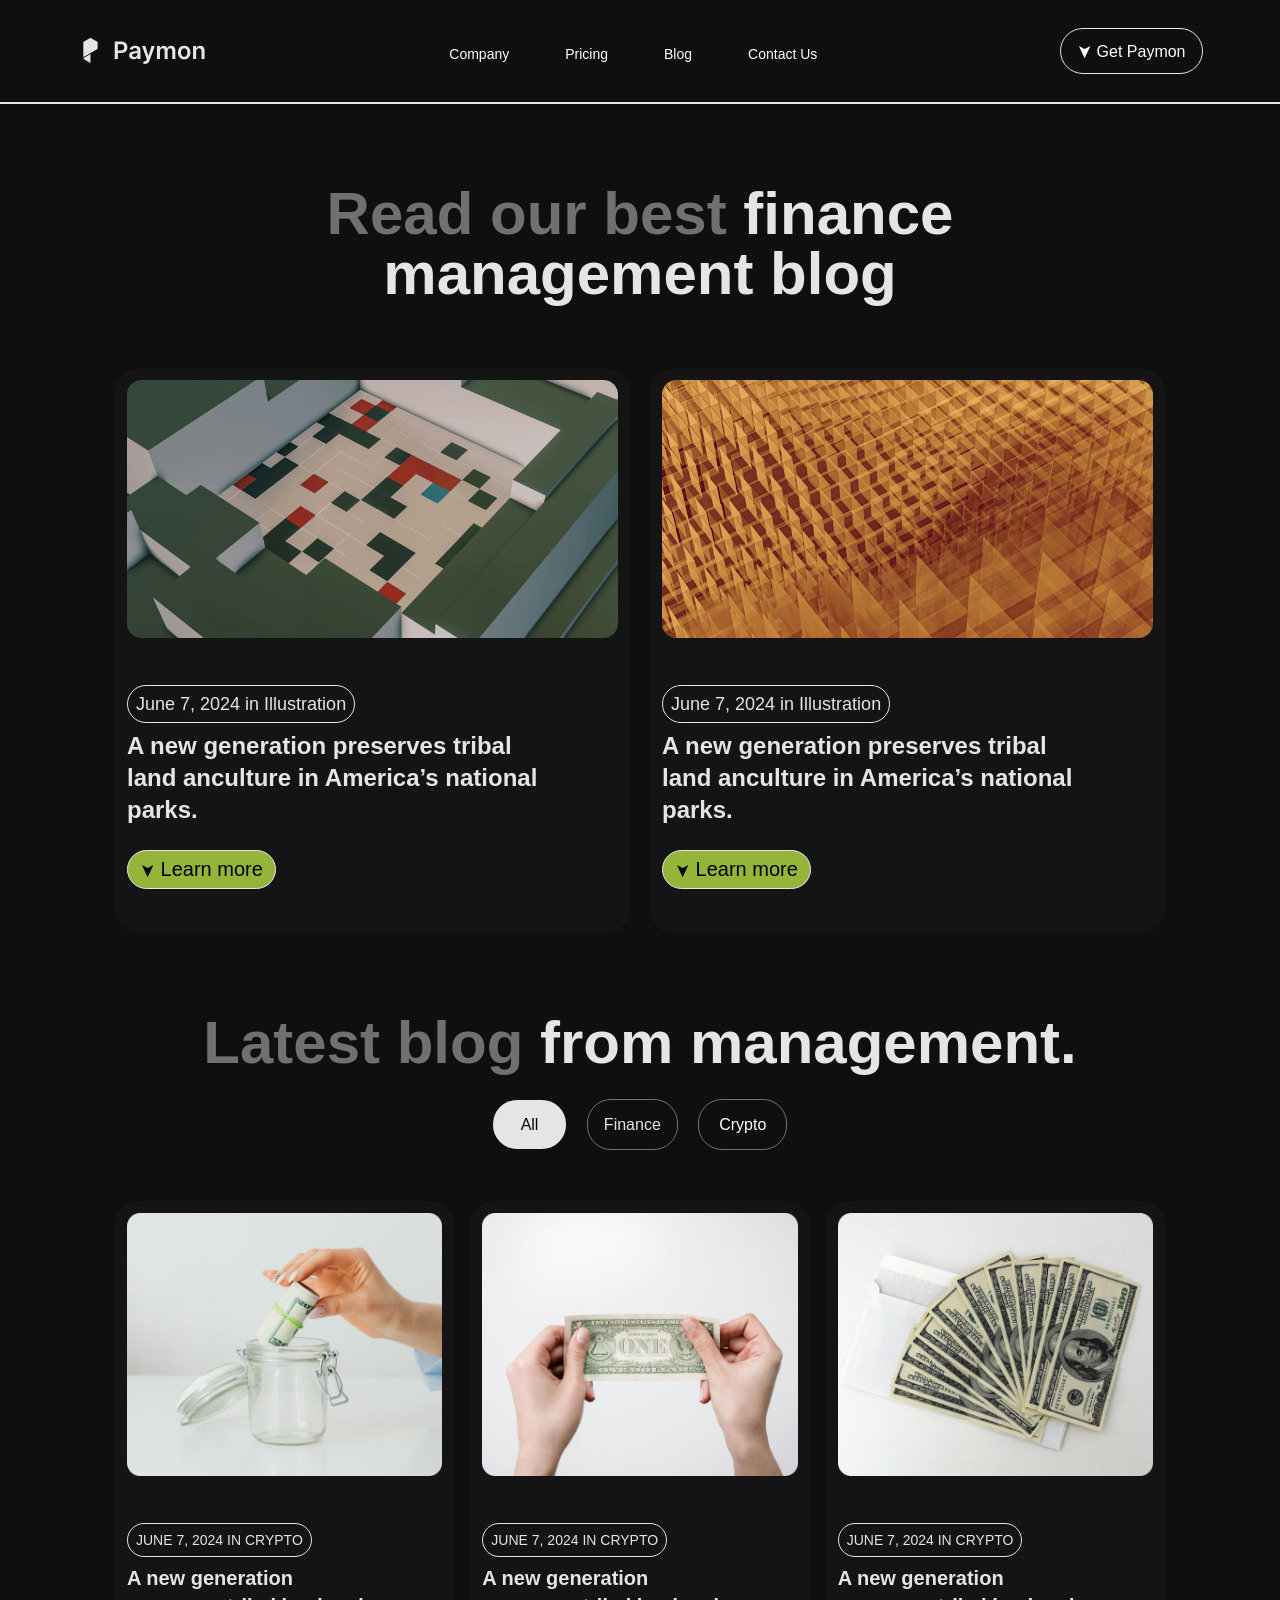
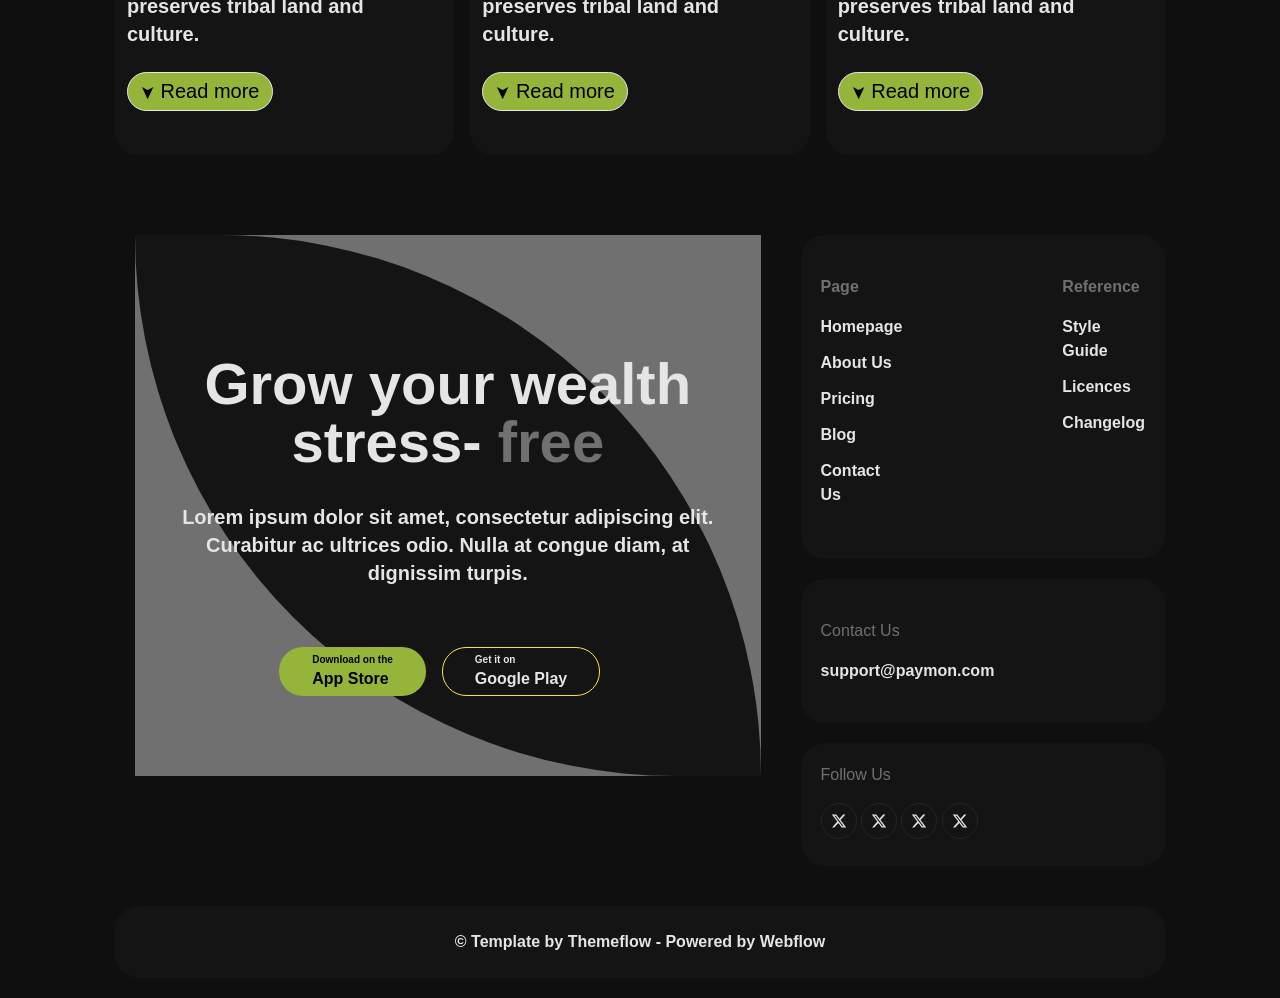
<file: public/all-finance.html>
<!DOCTYPE html>
<html lang="en">
<head>
 <meta charset="UTF-8">
 <meta name="viewport" content="width=device-width, initial-scale=1.0">

 <link rel="preconnect" href="https://fonts.googleapis.com">
<link rel="preconnect" href="https://fonts.gstatic.com" crossorigin>
<link href="https://fonts.googleapis.com/css2?family=Playfair+Display:ital,wght@0,400..900;1,400..900&display=swap" rel="stylesheet">

  <link href="./output.css" rel="stylesheet">
 <title>Paymon - Blog</title>
</head>
<body class="bg-black">
 
 <!-- header and nav section -->
 <div class="border-b-2 border-gray">
  <header class="max-w-[1250px] mx-auto">
    <div class="pl-[5%] pr-[5%]">
      <div class="flex justify-between items-center py-4 text-white  md:py-7">
        <!-- logo -->
        <a href="./index.html"><img src="./images/Paymon Logo.svg" alt="Paymon Logo"></a>
        <!-- nav-links (desktop) -->
        <ul class="hidden lg:flex gap-14 text-2xl">
          <li><a class="text-3xl lg:text-sm" href="./company.html">Company</a></li>
          <li><a class="text-3xl lg:text-sm" href="./pricing.html">Pricing</a></li>
          <li><a class="text-3xl lg:text-sm" href="./blog.html">Blog</a></li>
          <li><a class="text-3xl lg:text-sm" href="#">Contact Us</a></li>
        </ul>
        <!-- CTA button (desktop) -->
        <a class="hidden lg:inline-block p-2 px-4 bg-transparent rounded-full border border-gray" href="#"><span class="text-lg inline-block rotate-90">&#10148</span> Get Paymon</a>
        <!-- Hamburger (mobile) -->
        <button id="hamburgerBtn" class="lg:hidden flex flex-col justify-center items-center w-10 h-10 focus:outline-none" aria-label="Open menu">
          <span class="block w-8 h-1 bg-yellow-700 mb-1 rounded transition-all duration-300"></span>
          <span class="block w-8 h-1 bg-red-700 mb-1 rounded transition-all duration-300"></span>
          <span class="block w-8 h-1 bg-blue-700 rounded transition-all duration-300"></span>
        </button>
      </div>
     </div>
     <!-- mobile nav -->
     <div id="mobileMenu" class="fixed inset-0 bg-black bg-opacity-70 z-50 flex flex-col items-center justify-start pt-24 px-6 transition-all duration-300 hidden">
      <ul class="space-y-6 w-full text-center">
        <li><a class="text-white text-xl font-semibold block" href="./index.html">Home</a></li>
        <li><a class="text-white text-xl font-semibold block" href="./company.html">Company</a></li>
        <li><a class="text-white text-xl font-semibold block" href="./pricing.html">Pricing</a></li>
        <li><a class="text-white text-xl font-semibold block" href="./blog.html">Blog</a></li>
        <li><a class="text-white text-xl font-semibold block" href="#">Contact Us</a></li>
      </ul>
      <a class="mt-8 p-2 px-6 bg-jungle-green rounded-full border border-gray text-black font-bold text-lg" href="#"><span class="inline-block rotate-90">&#10148</span> Get Paymon</a>
      <button id="closeMenuBtn" class="mt-10 text-white text-3xl" aria-label="Close menu">&times;</button>
     </div>
    </div>
  </header>
 </div>


<!-- Management Blog section -->
<section class="max-w-[1250px] mx-auto ">
 <!-- feature section container -->
  <div class="mx-[5%] md:mx-[8%] my-20">
   <!-- feature header -->
    <div class="pb-16 flex justify-center items-center ">
     <div class="lg:px-8">
       <h1 class="text-[42px] text-whiteee font-bold leading-none text-center lg:text-[60px]"><span class="text-dark-gray">Read our best</span> finance management blog</h1>
     </div>
    </div>

    <!-- flex container 1 -->
    <div class="flex flex-col gap-5 md:flex-row">
     <!-- first box -->
     <div class=" bg-chinese-black rounded-3xl px-3 py-3">
       <!-- content div -->
       <div class="">
         <!-- upper div -->
         <div class="">
           <img class="pb-7" src="./images/Blog Image 1-p-800.png" alt="">
         </div>
         <!-- lower div -->
          <div class=" pr-6 md:pt-6 lg:pr-16 ">
           <a class="text-whiteee border border-whiteee p-2 rounded-full text-xs lg:text-lg" href="#">June 7, 2024 in Illustration</a>
           <p class="pt-3 pb-6  text-2xl text-whiteee font-semibold">A new generation preserves tribal land anculture in America’s national parks.</p>
           <div class="flex justify-start pb-8">
             <a class="py-1 px-3 bg-jungle-green rounded-full border border-gray lg:text-xl" href="./blogarticle-one.html"><span class="text-lg inline-block rotate-90">&#10148</span> Learn more</a>
           </div>
          </div>
       </div>
     </div>

     <!-- second box -->
     <div class=" bg-chinese-black rounded-3xl px-3 py-3">
       <!-- content div -->
       <div class="">
         <!-- upper div -->
         <div class="">
           <img class="pb-7" src="./images/Blog Image 2-p-800.png" alt="">
         </div>
         <!-- lower div -->
         <div class=" pr-6 md:pt-6 lg:pr-16 ">
          <a class="text-whiteee border border-whiteee p-2 rounded-full text-xs lg:text-lg" href="#">June 7, 2024 in Illustration</a>
          <p class="pt-3 pb-6  text-2xl text-whiteee font-semibold">A new generation preserves tribal land anculture in America’s national parks.</p>
          <div class="flex justify-start pb-8">
            <a class="py-1 px-3 bg-jungle-green rounded-full border border-gray lg:text-xl" href="./blogarticle-one.html"><span class="text-lg inline-block rotate-90">&#10148</span> Learn more</a>
          </div>
         </div>
       </div>
     </div>
    </div>
 </div>
</section>

<!-- Other Articles -->
 <section class="max-w-[1250px] mx-auto ">
  <!-- Other Articles container -->
  <div class="mx-[5%] md:mx-[8%] my-20">
   <!-- header flex -->
    <div class="flex flex-col items-center space-y-10 pb-16">
     <!-- left content -->
      <div class="md:px-8">
       <h1 class="text-[42px] text-whiteee font-bold leading-none text-center lg:text-[60px]"><span class="text-dark-gray">Latest blog</span> from management.</h1>
      </div>
      <!-- right content -->
      <div>
       <a class="px-7 py-4 bg-whiteee rounded-3xl " href="#">All</a>
       <a class="px-4 py-4 mx-4 bg-transparent border border-dark-gray text-whiteee rounded-3xl " href="#">Finance</a>
       <a class="px-5 py-4 bg-transparent border border-dark-gray text-white rounded-3xl " href="#">Crypto</a>
      </div>
    </div>

     <!-- Subflex articles -->

        <!-- flex container  === first column-->
        <div class="grid grid-cols-1 gap-4 md:grid-cols-2 lg:grid-cols-3">
         <!-- first box -->
         <div class=" bg-chinese-black rounded-3xl px-3 py-3 ">
           <!-- content div -->
           <div class="">
             <!-- upper div -->
             <div class="">
               <img class="pb-7" src="./blog images/Blog Image 3.png" alt="">
             </div>
             <!-- lower div -->
             <div class=" pr-6 md:pt-6 lg:pr-16 ">
              <a class="text-whiteee border border-whiteee p-2 rounded-full text-xs lg:text-[14px] uppercase" href="#">June 7, 2024 in Crypto</a>
              <p class="pt-3 pb-6 text-xl text-whiteee font-semibold">A new generation preserves tribal land and culture.</p>
              <div class="flex justify-start pb-8">
                <a class="py-1 px-3 bg-jungle-green rounded-full border border-gray lg:text-xl" href="./blogarticle-one.html"><span class="text-lg inline-block rotate-90">&#10148</span> Read more</a>
              </div>
             </div>
           </div>
         </div>

           <!-- third box -->
         <div class=" bg-chinese-black rounded-3xl px-3 py-3">
           <!-- content div -->
           <div class="">
             <!-- upper div -->
             <div class="">
               <img class="pb-7" src="./blog images/Blog Image 5.png" alt="">
             </div>
             <!-- lower div -->
             <div class=" pr-6 md:pt-6 lg:pr-16 ">
              <a class="text-whiteee border border-whiteee p-2 rounded-full text-xs lg:text-[14px] uppercase" href="#">June 7, 2024 in Crypto</a>
              <p class="pt-3 pb-6 text-xl text-whiteee font-semibold">A new generation preserves tribal land and culture.</p>
              <div class="flex justify-start pb-8">
                <a class="py-1 px-3 bg-jungle-green rounded-full border border-gray lg:text-xl" href="./blogarticle-one.html"><span class="text-lg inline-block rotate-90">&#10148</span> Read more</a>
              </div>
             </div>
           </div>
         </div>
    
         <!-- second box -->
         <div class=" bg-chinese-black rounded-3xl px-3 py-3">
           <!-- content div -->
           <div class="">
             <!-- upper div -->
             <div class="">
               <img class="pb-7" src="./blog images/Blog Image 8.png" alt="">
             </div>
             <!-- lower div -->
             <div class=" pr-6 md:pt-6 lg:pr-16 ">
              <a class="text-whiteee border border-whiteee p-2 rounded-full text-xs lg:text-[14px] uppercase" href="#">June 7, 2024 in Crypto</a>
              <p class="pt-3 pb-6 text-xl text-whiteee font-semibold">A new generation preserves tribal land and culture.</p>
              <div class="flex justify-start pb-8">
                <a class="py-1 px-3 bg-jungle-green rounded-full border border-gray lg:text-xl" href="./blogarticle-one.html"><span class="text-lg inline-block rotate-90">&#10148</span> Read more</a>
              </div>
             </div>
           </div>
         </div>

        </div>
  </div>
 </section>

  <!-- Footer 1 -->
  <section class="max-w-[1250px] mx-auto ">
   <!-- wrapper -->
   <div class="mx-[5%] md:mx-[8%] mt-20">
     <!-- flex container -->
     <div class="flex flex-col gap-5 lg:flex-row">
       <!-- left div -->
       <div class="2/3 rounded-3xl">
         <!-- content div -->
          <div class="mx-5 bg-dark-gray">
           <div class="arc-R rounded-bl-full rounded-tr-full bg-chinese-black flex justify-center items-center flex-col lg:pt-10">
             <h1 class="text-[48px] pt-20 pb-8  text-whiteee font-bold leading-none text-center lg:text-[58px]">Grow your wealth stress- <span class="text-dark-gray">free</span></h1>
             <p class="text-whiteee text-center font-semibold md:px-10 lg:text-xl lg:pb-7">Lorem ipsum dolor sit amet, consectetur adipiscing elit. Curabitur ac ultrices odio. Nulla at congue diam, at dignissim turpis.</p>
             <!-- link -->
             <div class="flex pt-8 mb-20">
               <div>
                 <!-- <i class="fa-brands fa-app-store"></i> -->
                 <a class="bg-jungle-green rounded-3xl py-1 px-8 font-semibold inline-block mr-4 hover:bg-transparent hover:border-yellow-300 hover:text-white duration-300 hover:border border border-transparent" href="#"><span class="block text-[10px]">Download on the</span>App Store</a>
               </div>
               
               <div>
                 <!-- <i class="fa-brands fa-google-play"></i> -->
                 <a class="bg-transparent rounded-3xl py-1 px-8 font-semibold inline-block mr-4 border text-whiteee border-yellow-300 hover:bg-jungle-green hover:text-black duration-300" href="#"><span class="block text-[10px]">Get it on</span>Google Play</a>
               </div>
             </div>
           </div>
          </div>
       </div>

       <!-- right div -->
       <div class="">
         <!-- top div -->
          <div class="bg-chinese-black rounded-3xl">
           <!-- content div -->
            <div class="mx-5 py-10">
             <!-- flex content -->
              <div class="flex gap-40">
               <!-- page -->
                <div>
                 <h4 class="font-semibold text-dark-gray pb-4">Page</h4>
                 <ul class="text-whiteee font-semibold ">
                   <li class="pb-3"><a href="#">Homepage</a></li>
                   <li class="pb-3"><a href="#">About Us</a></li>
                   <li class="pb-3"><a href="#">Pricing</a></li>
                   <li class="pb-3"><a href="#">Blog</a></li>
                   <li class="pb-3"><a href="#">Contact Us</a></li>
                 </ul>
                </div>
               <!-- Reference -->
               <div>
                 <h4 class="font-semibold text-dark-gray pb-4">Reference</h4>
                 <ul class="text-whiteee font-semibold ">
                   <li class="pb-3"><a href="#">Style Guide</a></li>
                   <li class="pb-3"><a href="#">Licences</a></li>
                   <li class="pb-3"><a href="#">Changelog</a></li>
                 </ul>
                </div>
              </div>
            </div>
          </div>

          <!-- middle div -->
           <div class="bg-chinese-black rounded-3xl my-5">
             <!-- content div -->
              <div class="py-10 mx-5">
               <h6 class="text-dark-gray pb-4">Contact Us</h6>
               <a class="text-whiteee font-semibold " href="#">support@paymon.com</a>
              </div>
           </div>

         <!-- bottom div -->
         <div class="bg-chinese-black rounded-3xl my-5">
           <!-- content div -->
            <div class="py-5 mx-5 ">
             <h6 class="text-dark-gray pb-4">Follow Us</h6>
             <a class="inline-block" href="#"><img src="./images/X Icon.svg" alt=""></a>
             <a class="inline-block" href="#"><img src="./images/X Icon.svg" alt=""></a>
             <a class="inline-block" href="#"><img src="./images/X Icon.svg" alt=""></a>
             <a class="inline-block" href="#"><img src="./images/X Icon.svg" alt=""></a>
            </div>
         </div>
       </div>
     </div>
   </div>
  </section>

  <!-- footer -->
   <footer  class="max-w-[1250px] mx-auto ">
     <!-- wrapper -->
      <div class="mx-[5%] md:mx-[8%] py-5">
       <!-- content div -->
        <div class="py-6 bg-chinese-black rounded-3xl text-center px-5">
         <h5 class="text-whiteee font-semibold text-base">© Template by Themeflow - Powered by Webflow</h5>
        </div>
      </div>
   </footer>

  <script src="../public/js/script.js"></script>
</body>
</html>
</file>
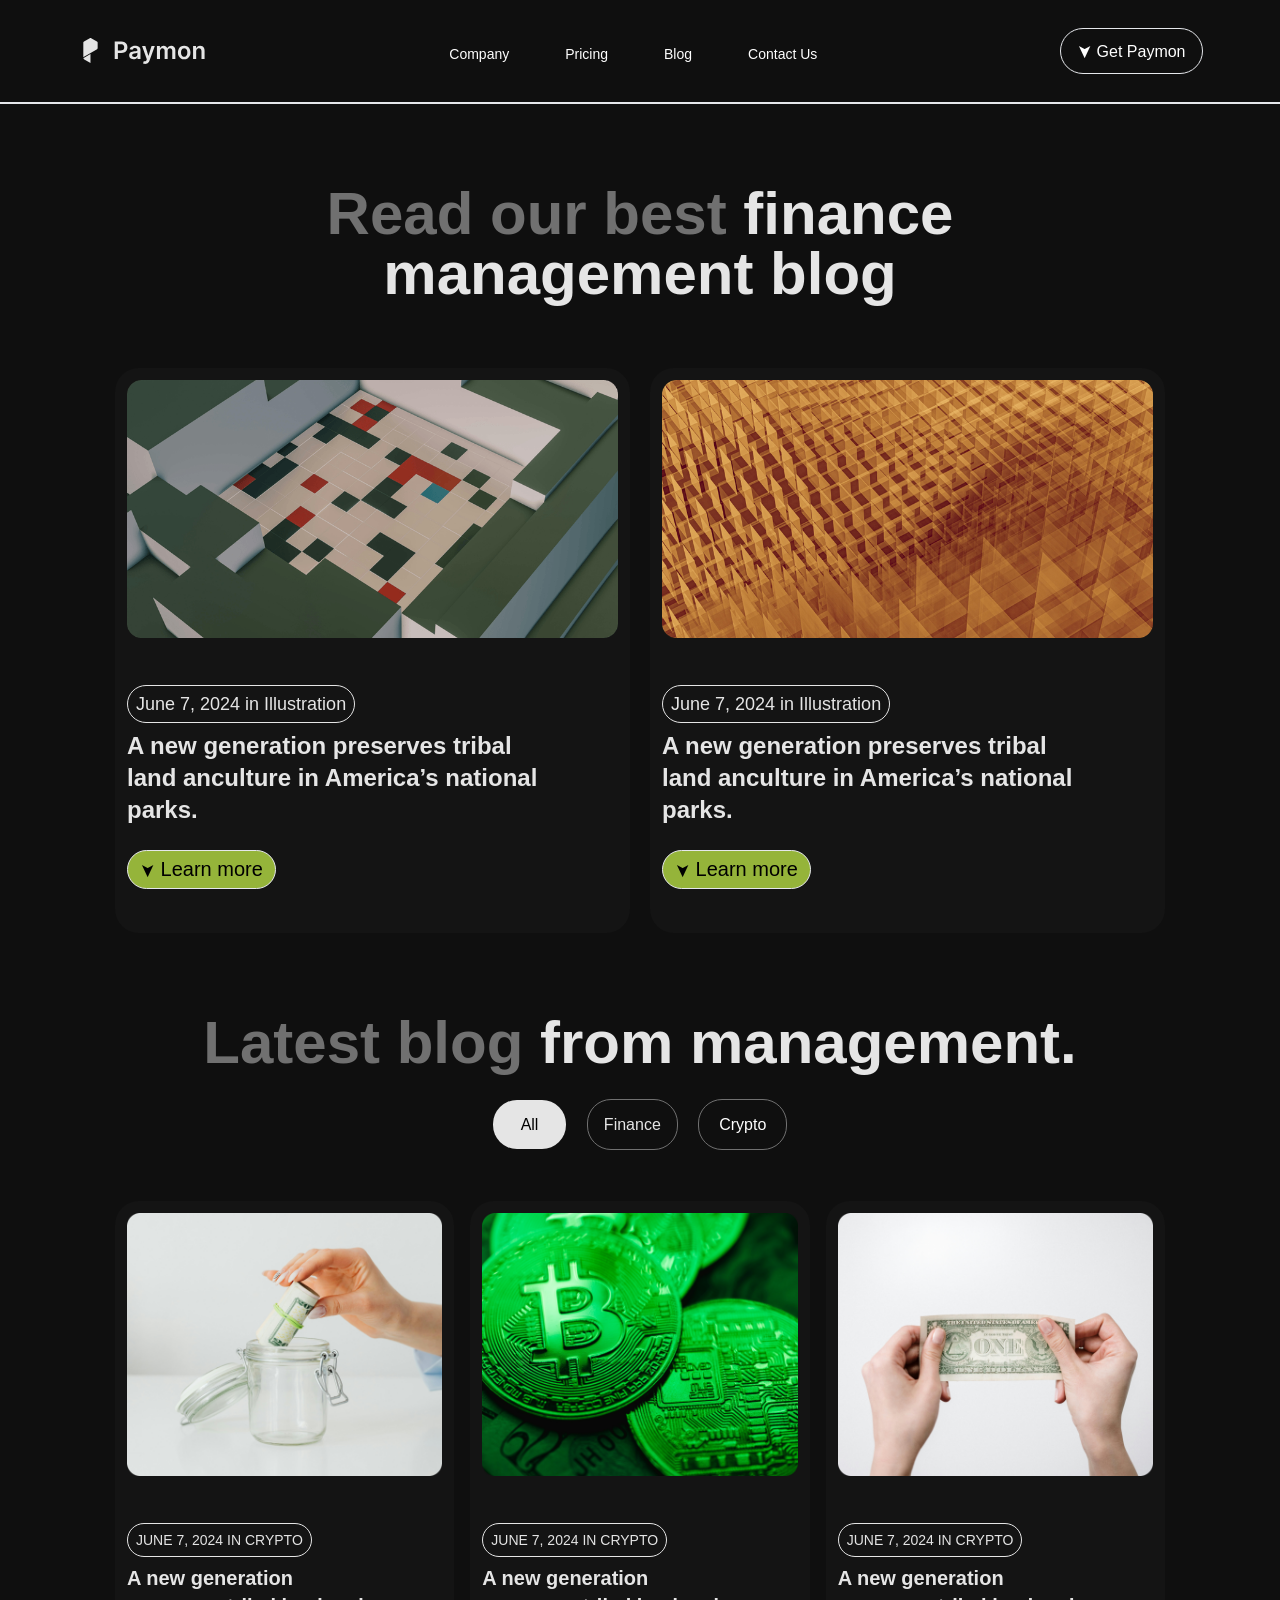
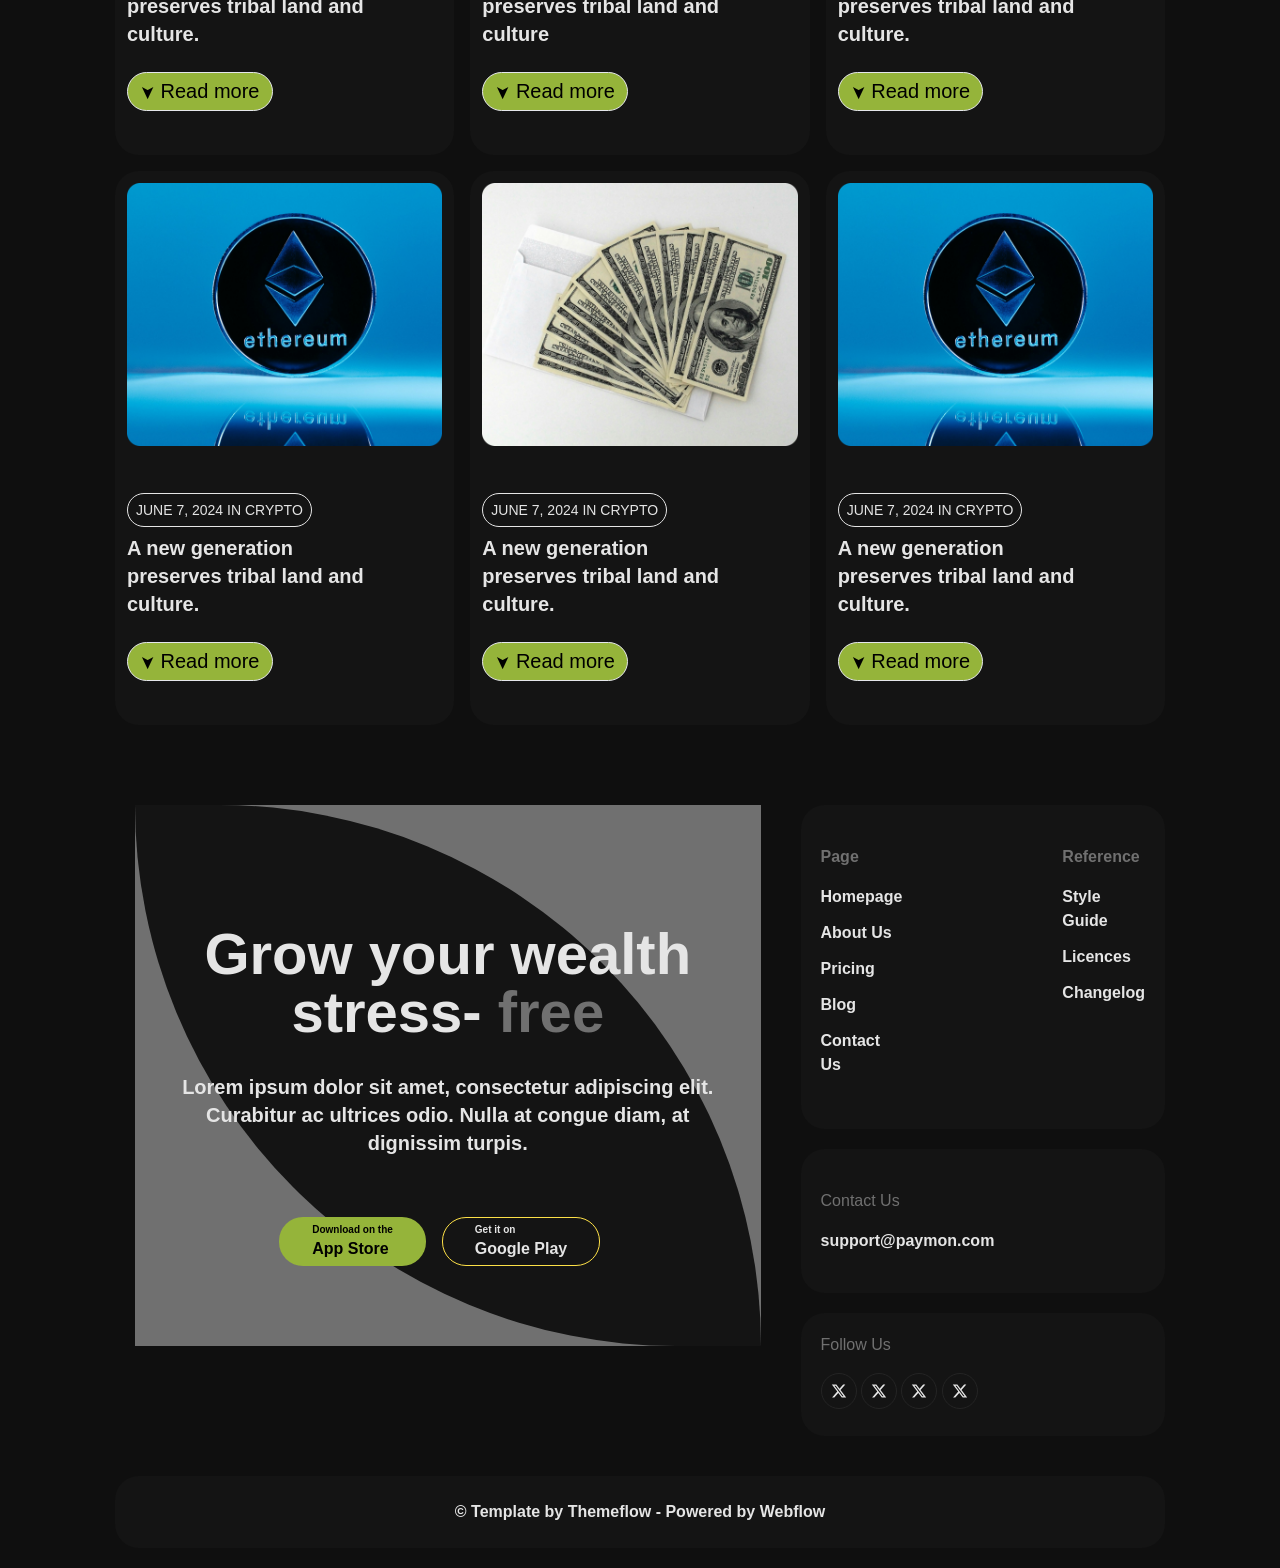
<file: public/blog.html>
<!DOCTYPE html>
<html lang="en">
<head>
 <meta charset="UTF-8">
 <meta name="viewport" content="width=device-width, initial-scale=1.0">

 <link rel="preconnect" href="https://fonts.googleapis.com">
<link rel="preconnect" href="https://fonts.gstatic.com" crossorigin>
<link href="https://fonts.googleapis.com/css2?family=Playfair+Display:ital,wght@0,400..900;1,400..900&display=swap" rel="stylesheet">

  <link href="./output.css" rel="stylesheet">
 <title>Paymon - Blog</title>
</head>
<body class="bg-black">
 
 <!-- header and nav section -->
 <div class="border-b-2 border-gray">
  <header class="max-w-[1250px] mx-auto">
    <div class="pl-[5%] pr-[5%]">
      <div class="flex justify-between items-center py-4 text-white  md:py-7">
        <!-- logo -->
        <a href="./index.html"><img src="./images/Paymon Logo.svg" alt="Paymon Logo"></a>
        <!-- nav-links (desktop) -->
        <ul class="hidden lg:flex gap-14 text-2xl">
          <li><a class="text-3xl lg:text-sm" href="./company.html">Company</a></li>
          <li><a class="text-3xl lg:text-sm" href="./pricing.html">Pricing</a></li>
          <li><a class="text-3xl lg:text-sm" href="./blog.html">Blog</a></li>
          <li><a class="text-3xl lg:text-sm" href="#">Contact Us</a></li>
        </ul>
        <!-- CTA button (desktop) -->
        <a class="hidden lg:inline-block p-2 px-4 bg-transparent rounded-full border border-gray" href="#"><span class="text-lg inline-block rotate-90">&#10148</span> Get Paymon</a>
        <!-- Hamburger (mobile) -->
        <button id="hamburgerBtn" class="lg:hidden flex flex-col justify-center items-center w-10 h-10 focus:outline-none" aria-label="Open menu">
          <span class="block w-8 h-1 bg-yellow-700 mb-1 rounded transition-all duration-300"></span>
          <span class="block w-8 h-1 bg-red-700 mb-1 rounded transition-all duration-300"></span>
          <span class="block w-8 h-1 bg-blue-700 rounded transition-all duration-300"></span>
        </button>
      </div>
     </div>
     <!-- mobile nav -->
     <div id="mobileMenu" class="fixed inset-0 bg-black bg-opacity-70 z-50 flex flex-col items-center justify-start pt-24 px-6 transition-all duration-300 hidden">
      <ul class="space-y-6 w-full text-center">
        <li><a class="text-white text-xl font-semibold block" href="./index.html">Home</a></li>
        <li><a class="text-white text-xl font-semibold block" href="./company.html">Company</a></li>
        <li><a class="text-white text-xl font-semibold block" href="./pricing.html">Pricing</a></li>
        <li><a class="text-white text-xl font-semibold block" href="./blog.html">Blog</a></li>
        <li><a class="text-white text-xl font-semibold block" href="#">Contact Us</a></li>
      </ul>
      <a class="mt-8 p-2 px-6 bg-jungle-green rounded-full border border-gray text-black font-bold text-lg" href="#"><span class="inline-block rotate-90">&#10148</span> Get Paymon</a>
      <button id="closeMenuBtn" class="mt-10 text-white text-3xl" aria-label="Close menu">&times;</button>
     </div>
    </div>
  </header>
 </div>


<!-- Management Blog section -->
<section class="max-w-[1250px] mx-auto ">
 <!-- feature section container -->
  <div class="mx-[5%] md:mx-[8%] my-20">
   <!-- feature header -->
    <div class="pb-16 flex justify-center items-center ">
     <div class="lg:px-8">
       <h1 class="text-[42px] text-whiteee font-bold leading-none text-center lg:text-[60px]"><span class="text-dark-gray">Read our best</span> finance management blog</h1>
     </div>
    </div>

    <!-- flex container 1 -->
    <div class="flex flex-col gap-5 md:flex-row">
     <!-- first box -->
     <div class=" bg-chinese-black rounded-3xl px-3 py-3">
       <!-- content div -->
       <div class="">
         <!-- upper div -->
         <div class="">
           <img class="pb-7" src="./images/Blog Image 1-p-800.png" alt="">
         </div>
         <!-- lower div -->
          <div class=" pr-6 md:pt-6 lg:pr-16 ">
           <a class="text-whiteee border border-whiteee p-2 rounded-full text-xs lg:text-lg" href="#">June 7, 2024 in Illustration</a>
           <p class="pt-3 pb-6  text-2xl text-whiteee font-semibold">A new generation preserves tribal land anculture in America’s national parks.</p>
           <div class="flex justify-start pb-8">
             <a class="py-1 px-3 bg-jungle-green rounded-full border border-gray lg:text-xl" href="./blogarticle-one.html"><span class="text-lg inline-block rotate-90">&#10148</span> Learn more</a>
           </div>
          </div>
       </div>
     </div>

     <!-- second box -->
     <div class=" bg-chinese-black rounded-3xl px-3 py-3">
       <!-- content div -->
       <div class="">
         <!-- upper div -->
         <div class="">
           <img class="pb-7" src="./images/Blog Image 2-p-800.png" alt="">
         </div>
         <!-- lower div -->
         <div class=" pr-6 md:pt-6 lg:pr-16 ">
          <a class="text-whiteee border border-whiteee p-2 rounded-full text-xs lg:text-lg" href="#">June 7, 2024 in Illustration</a>
          <p class="pt-3 pb-6  text-2xl text-whiteee font-semibold">A new generation preserves tribal land anculture in America’s national parks.</p>
          <div class="flex justify-start pb-8">
            <a class="py-1 px-3 bg-jungle-green rounded-full border border-gray lg:text-xl" href="./blogarticle-one.html"><span class="text-lg inline-block rotate-90">&#10148</span> Learn more</a>
          </div>
         </div>
       </div>
     </div>
    </div>
 </div>
</section>

<!-- Other Articles -->
 <section class="max-w-[1250px] mx-auto ">
  <!-- Other Articles container -->
  <div class="mx-[5%] md:mx-[8%] my-20">
   <!-- header flex -->
    <div class="flex flex-col items-center space-y-10 pb-16">
     <!-- left content -->
      <div class="md:px-8">
       <h1 class="text-[42px] text-whiteee font-bold leading-none text-center lg:text-[60px]"><span class="text-dark-gray">Latest blog</span> from management.</h1>
      </div>
      <!-- right content -->
      <div>
       <a class="px-7 py-4 bg-whiteee rounded-3xl " href="#">All</a>
       <a class="px-4 py-4 mx-4 bg-transparent border border-dark-gray text-whiteee rounded-3xl " href="./all-finance.html">Finance</a>
       <a class="px-5 py-4 bg-transparent border border-dark-gray text-white rounded-3xl " href="#">Crypto</a>
      </div>
    </div>

     <!-- Subflex articles -->

        <!-- flex container  === first column-->
        <div class="grid grid-cols-1 gap-4 md:grid-cols-2 lg:grid-cols-3">
         <!-- first box -->
         <div class=" bg-chinese-black rounded-3xl px-3 py-3 ">
           <!-- content div -->
           <div class="">
             <!-- upper div -->
             <div class="">
               <img class="pb-7" src="./blog images/Blog Image 3.png" alt="">
             </div>
             <!-- lower div -->
             <div class=" pr-6 md:pt-6 lg:pr-16 ">
              <a class="text-whiteee border border-whiteee p-2 rounded-full text-xs lg:text-[14px] uppercase" href="#">June 7, 2024 in Crypto</a>
              <p class="pt-3 pb-6 text-xl text-whiteee font-semibold">A new generation preserves tribal land and culture.</p>
              <div class="flex justify-start pb-8">
                <a class="py-1 px-3 bg-jungle-green rounded-full border border-gray lg:text-xl" href="./blogarticle-one.html"><span class="text-lg inline-block rotate-90">&#10148</span> Read more</a>
              </div>
             </div>
           </div>
         </div>
    
         <!-- second box -->
         <div class=" bg-chinese-black rounded-3xl px-3 py-3">
           <!-- content div -->
           <div class="">
             <!-- upper div -->
             <div class="">
               <img class="pb-7" src="./blog images/Blog Image 4.png" alt="">
             </div>
             <!-- lower div -->
             <div class=" pr-6 md:pt-6 lg:pr-16 ">
              <a class="text-whiteee border border-whiteee p-2 uppercase rounded-full text-xs lg:text-[14px]" href="#">June 7, 2024 in Crypto</a>
              <p class="pt-3 pb-6  text-xl text-whiteee font-semibold">A new generation preserves tribal land and culture</p>
              <div class="flex justify-start pb-8">
                <a class="py-1 px-3 bg-jungle-green rounded-full border border-gray lg:text-xl" href="./blogarticle-one.html"><span class="text-lg inline-block rotate-90">&#10148</span> Read more</a>
              </div>
             </div>
           </div>
         </div>

           <!-- third box -->
         <div class=" bg-chinese-black rounded-3xl px-3 py-3">
           <!-- content div -->
           <div class="">
             <!-- upper div -->
             <div class="">
               <img class="pb-7" src="./blog images/Blog Image 5.png" alt="">
             </div>
             <!-- lower div -->
             <div class=" pr-6 md:pt-6 lg:pr-16 ">
              <a class="text-whiteee border border-whiteee p-2 rounded-full text-xs lg:text-[14px] uppercase" href="#">June 7, 2024 in Crypto</a>
              <p class="pt-3 pb-6 text-xl text-whiteee font-semibold">A new generation preserves tribal land and culture.</p>
              <div class="flex justify-start pb-8">
                <a class="py-1 px-3 bg-jungle-green rounded-full border border-gray lg:text-xl" href="./blogarticle-one.html"><span class="text-lg inline-block rotate-90">&#10148</span> Read more</a>
              </div>
             </div>
           </div>
         </div>

                  <!-- first box -->
         <div class=" bg-chinese-black rounded-3xl px-3 py-3">
           <!-- content div -->
           <div class="">
             <!-- upper div -->
             <div class="">
               <img class="pb-7" src="./blog images/Blog Image 6.png" alt="">
             </div>
             <!-- lower div -->
              <div class=" pr-6 md:pt-6 lg:pr-16 ">
               <a class="text-whiteee border border-whiteee p-2 uppercase rounded-full text-xs lg:text-[14px]" href="#">June 7, 2024 in Crypto</a>
               <p class="pt-3 pb-6  text-xl text-whiteee font-semibold">A new generation preserves tribal land and culture.</p>
               <div class="flex justify-start pb-8">
                 <a class="py-1 px-3 bg-jungle-green rounded-full border border-gray lg:text-xl" href="./blogarticle-one.html"><span class="text-lg inline-block rotate-90">&#10148</span> Read more</a>
               </div>
              </div>
           </div>
         </div>
    
         <!-- second box -->
         <div class=" bg-chinese-black rounded-3xl px-3 py-3">
           <!-- content div -->
           <div class="">
             <!-- upper div -->
             <div class="">
               <img class="pb-7" src="./blog images/Blog Image 8.png" alt="">
             </div>
             <!-- lower div -->
             <div class=" pr-6 md:pt-6 lg:pr-16 ">
              <a class="text-whiteee border border-whiteee p-2 rounded-full text-xs lg:text-[14px] uppercase" href="#">June 7, 2024 in Crypto</a>
              <p class="pt-3 pb-6 text-xl text-whiteee font-semibold">A new generation preserves tribal land and culture.</p>
              <div class="flex justify-start pb-8">
                <a class="py-1 px-3 bg-jungle-green rounded-full border border-gray lg:text-xl" href="./blogarticle-one.html"><span class="text-lg inline-block rotate-90">&#10148</span> Read more</a>
              </div>
             </div>
           </div>
         </div>

           <!-- third box -->
         <div class=" bg-chinese-black rounded-3xl px-3 py-3">
           <!-- content div -->
           <div class="">
             <!-- upper div -->
             <div class="">
               <img class="pb-7" src="./blog images/Blog Image 6.png" alt="">
             </div>
             <!-- lower div -->
              <div class=" pr-6 md:pt-6 lg:pr-16 ">
               <a class="text-whiteee border border-whiteee p-2 rounded-full text-xs lg:text-[14px] uppercase" href="#">June 7, 2024 in Crypto</a>
               <p class="pt-3 pb-6 text-xl text-whiteee font-semibold">A new generation preserves tribal land and culture.</p>
               <div class="flex justify-start pb-8">
                 <a class="py-1 px-3 bg-jungle-green rounded-full border border-gray lg:text-xl" href="./blogarticle-one.html"><span class="text-lg inline-block rotate-90">&#10148</span> Read more</a>
               </div>
              </div>
           </div>
         </div>
        </div>
  </div>
 </section>

  <!-- Footer 1 -->
  <section class="max-w-[1250px] mx-auto ">
   <!-- wrapper -->
   <div class="mx-[5%] md:mx-[8%] mt-20">
     <!-- flex container -->
     <div class="flex flex-col gap-5 lg:flex-row">
       <!-- left div -->
       <div class="2/3 rounded-3xl">
         <!-- content div -->
          <div class="mx-5 bg-dark-gray">
           <div class="arc-R rounded-bl-full rounded-tr-full bg-chinese-black flex justify-center items-center flex-col lg:pt-10">
             <h1 class="text-[48px] pt-20 pb-8  text-whiteee font-bold leading-none text-center lg:text-[58px]">Grow your wealth stress- <span class="text-dark-gray">free</span></h1>
             <p class="text-whiteee text-center font-semibold md:px-10 lg:text-xl lg:pb-7">Lorem ipsum dolor sit amet, consectetur adipiscing elit. Curabitur ac ultrices odio. Nulla at congue diam, at dignissim turpis.</p>
             <!-- link -->
             <div class="flex pt-8 mb-20">
               <div>
                 <!-- <i class="fa-brands fa-app-store"></i> -->
                 <a class="bg-jungle-green rounded-3xl py-1 px-8 font-semibold inline-block mr-4 hover:bg-transparent hover:border-yellow-300 hover:text-white duration-300 hover:border border border-transparent" href="#"><span class="block text-[10px]">Download on the</span>App Store</a>
               </div>
               
               <div>
                 <!-- <i class="fa-brands fa-google-play"></i> -->
                 <a class="bg-transparent rounded-3xl py-1 px-8 font-semibold inline-block mr-4 border text-whiteee border-yellow-300 hover:bg-jungle-green hover:text-black duration-300" href="#"><span class="block text-[10px]">Get it on</span>Google Play</a>
               </div>
             </div>
           </div>
          </div>
       </div>

       <!-- right div -->
       <div class="">
         <!-- top div -->
          <div class="bg-chinese-black rounded-3xl">
           <!-- content div -->
            <div class="mx-5 py-10">
             <!-- flex content -->
              <div class="flex gap-40">
               <!-- page -->
                <div>
                 <h4 class="font-semibold text-dark-gray pb-4">Page</h4>
                 <ul class="text-whiteee font-semibold ">
                   <li class="pb-3"><a href="#">Homepage</a></li>
                   <li class="pb-3"><a href="#">About Us</a></li>
                   <li class="pb-3"><a href="#">Pricing</a></li>
                   <li class="pb-3"><a href="#">Blog</a></li>
                   <li class="pb-3"><a href="#">Contact Us</a></li>
                 </ul>
                </div>
               <!-- Reference -->
               <div>
                 <h4 class="font-semibold text-dark-gray pb-4">Reference</h4>
                 <ul class="text-whiteee font-semibold ">
                   <li class="pb-3"><a href="#">Style Guide</a></li>
                   <li class="pb-3"><a href="#">Licences</a></li>
                   <li class="pb-3"><a href="#">Changelog</a></li>
                 </ul>
                </div>
              </div>
            </div>
          </div>

          <!-- middle div -->
           <div class="bg-chinese-black rounded-3xl my-5">
             <!-- content div -->
              <div class="py-10 mx-5">
               <h6 class="text-dark-gray pb-4">Contact Us</h6>
               <a class="text-whiteee font-semibold " href="#">support@paymon.com</a>
              </div>
           </div>

         <!-- bottom div -->
         <div class="bg-chinese-black rounded-3xl my-5">
           <!-- content div -->
            <div class="py-5 mx-5 ">
             <h6 class="text-dark-gray pb-4">Follow Us</h6>
             <a class="inline-block" href="#"><img src="./images/X Icon.svg" alt=""></a>
             <a class="inline-block" href="#"><img src="./images/X Icon.svg" alt=""></a>
             <a class="inline-block" href="#"><img src="./images/X Icon.svg" alt=""></a>
             <a class="inline-block" href="#"><img src="./images/X Icon.svg" alt=""></a>
            </div>
         </div>
       </div>
     </div>
   </div>
  </section>

  <!-- footer -->
   <footer  class="max-w-[1250px] mx-auto ">
     <!-- wrapper -->
      <div class="mx-[5%] md:mx-[8%] py-5">
       <!-- content div -->
        <div class="py-6 bg-chinese-black rounded-3xl text-center px-5">
         <h5 class="text-whiteee font-semibold text-base">© Template by Themeflow - Powered by Webflow</h5>
        </div>
      </div>
   </footer>

   <script src="../public/js/script.js"></script>
</body>
</html>
</file>
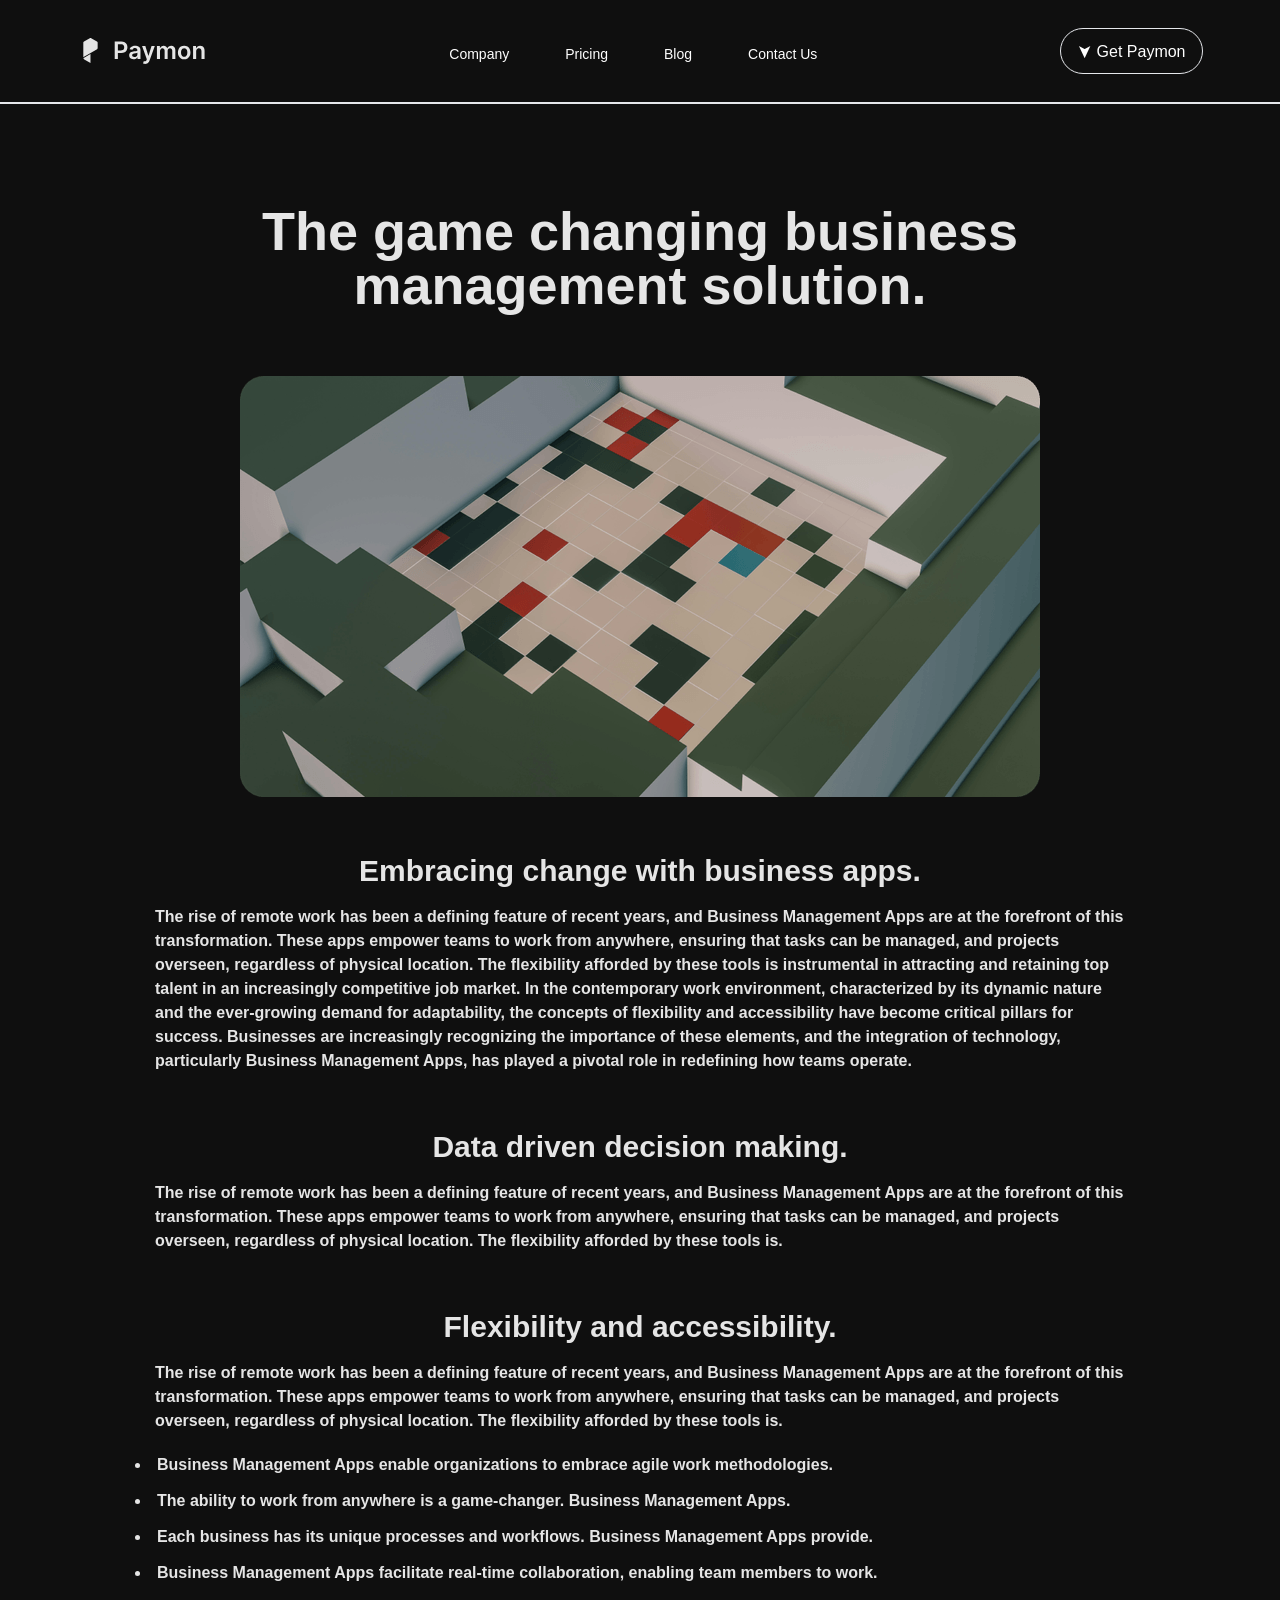
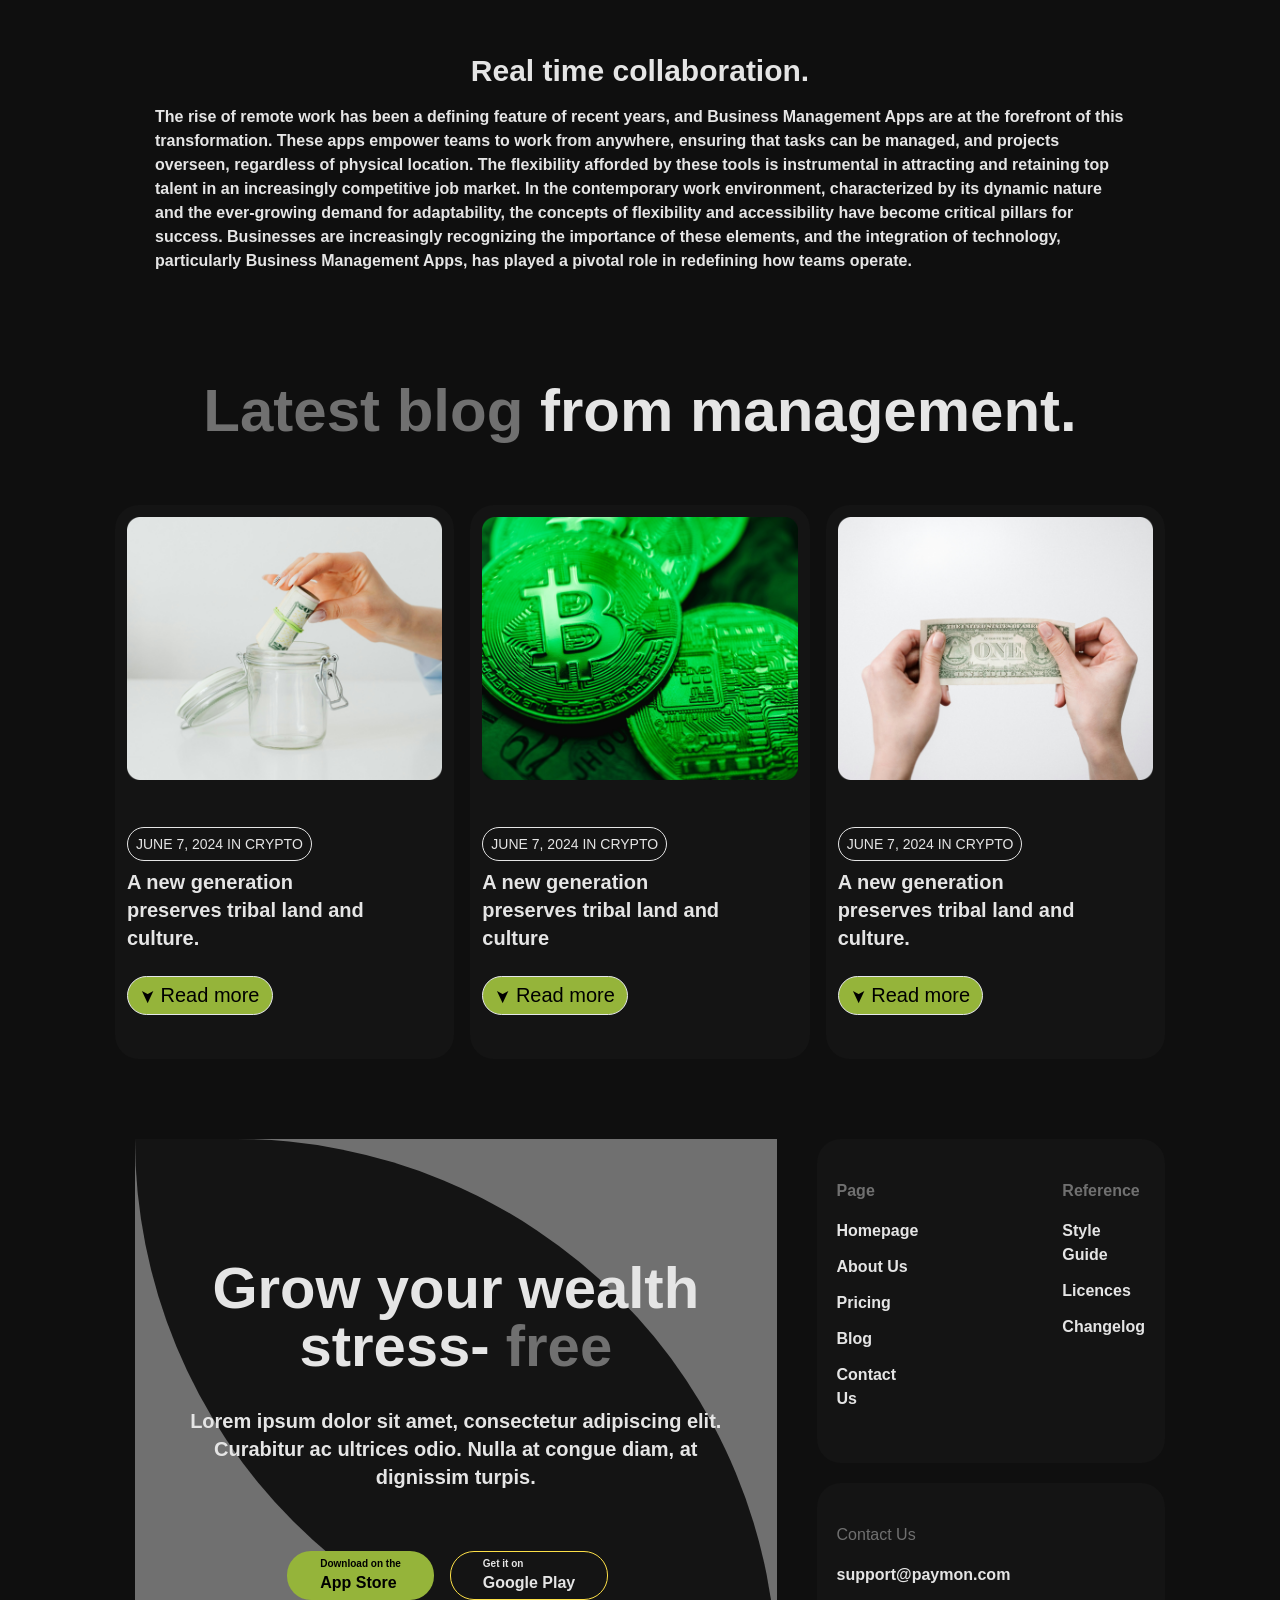
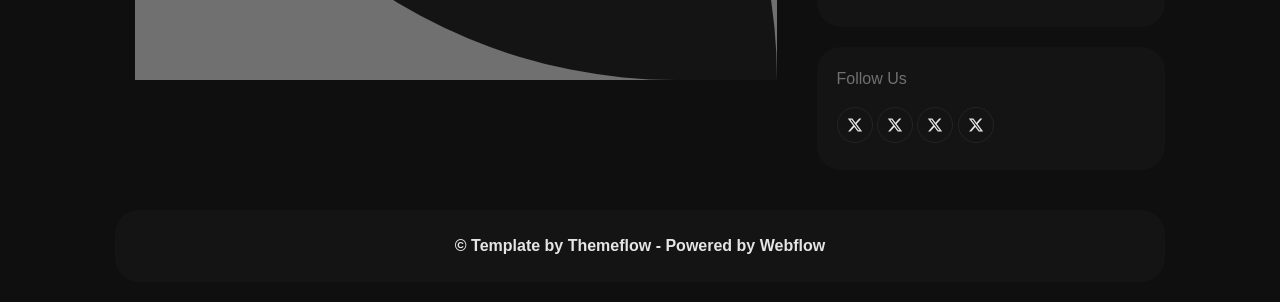
<file: public/blogarticle-one.html>
<!DOCTYPE html>
<html lang="en">
<head>
 <meta charset="UTF-8">
 <meta name="viewport" content="width=device-width, initial-scale=1.0">

 
 <link rel="preconnect" href="https://fonts.googleapis.com">
<link rel="preconnect" href="https://fonts.gstatic.com" crossorigin>
<link href="https://fonts.googleapis.com/css2?family=Playfair+Display:ital,wght@0,400..900;1,400..900&display=swap" rel="stylesheet">

  <link href="./output.css" rel="stylesheet">
 <title>Paymon</title>
</head>
<body class="bg-black">
 
 <!-- header and nav section -->
 <div class="border-b-2 border-gray">
  <header class="max-w-[1250px] mx-auto">
    <div class="pl-[5%] pr-[5%]">
      <div class="flex justify-between items-center py-4 text-white  md:py-7">
        <!-- logo -->
        <a href="./index.html"><img src="./images/Paymon Logo.svg" alt="Paymon Logo"></a>
        <!-- nav-links (desktop) -->
        <ul class="hidden lg:flex gap-14 text-2xl">
          <li><a class="text-3xl lg:text-sm" href="./company.html">Company</a></li>
          <li><a class="text-3xl lg:text-sm" href="./pricing.html">Pricing</a></li>
          <li><a class="text-3xl lg:text-sm" href="./blog.html">Blog</a></li>
          <li><a class="text-3xl lg:text-sm" href="#">Contact Us</a></li>
        </ul>
        <!-- CTA button (desktop) -->
        <a class="hidden lg:inline-block p-2 px-4 bg-transparent rounded-full border border-gray" href="#"><span class="text-lg inline-block rotate-90">&#10148</span> Get Paymon</a>
        <!-- Hamburger (mobile) -->
        <button id="hamburgerBtn" class="lg:hidden flex flex-col justify-center items-center w-10 h-10 focus:outline-none" aria-label="Open menu">
          <span class="block w-8 h-1 bg-yellow-700 mb-1 rounded transition-all duration-300"></span>
          <span class="block w-8 h-1 bg-red-700 mb-1 rounded transition-all duration-300"></span>
          <span class="block w-8 h-1 bg-blue-700 rounded transition-all duration-300"></span>
        </button>
      </div>
     </div>
     <!-- mobile nav -->
     <div id="mobileMenu" class="fixed inset-0 bg-black bg-opacity-70 z-50 flex flex-col items-center justify-start pt-24 px-6 transition-all duration-300 hidden">
      <ul class="space-y-6 w-full text-center">
        <li><a class="text-white text-xl font-semibold block" href="./index.html">Home</a></li>
        <li><a class="text-white text-xl font-semibold block" href="./company.html">Company</a></li>
        <li><a class="text-white text-xl font-semibold block" href="./pricing.html">Pricing</a></li>
        <li><a class="text-white text-xl font-semibold block" href="./blog.html">Blog</a></li>
        <li><a class="text-white text-xl font-semibold block" href="#">Contact Us</a></li>
      </ul>
      <a class="mt-8 p-2 px-6 bg-jungle-green rounded-full border border-gray text-black font-bold text-lg" href="#"><span class="inline-block rotate-90">&#10148</span> Get Paymon</a>
      <button id="closeMenuBtn" class="mt-10 text-white text-3xl" aria-label="Close menu">&times;</button>
     </div>
    </div>
  </header>
 </div>


 <!-- Article section -->
<section class="max-w-[1250px] mx-auto ">
 <!-- feature section container -->
  <div class="mx-[5%] md:mx-[8%] my-20">
   <!-- feature header -->
    <div class="pb-16">
     <div class=" lg:px-8">
       <h1 class="text-[34px] text-whiteee font-bold pt-5 leading-none text-center lg:text-[54px]"> The game changing business management solution.</h1>
     </div>
    </div>

    <!-- blog content -->
     <div class="flex flex-col justify-center items-center text-whiteee">
      <div class="pb-7">
       <img src="./images/Blog Image 1-p-800.png" alt="">
      </div>
      <div>
        <div class="py-7">
         <h3 class="text-3xl font-bold text-center pb-4">Embracing change with business apps.</h3>
         <p class="font-semibold md:px-10">The rise of remote work has been a defining feature of recent years, and Business Management Apps are at the forefront of this transformation. These apps empower teams to work from anywhere, ensuring that tasks can be managed, and projects overseen, regardless of physical location. The flexibility afforded by these tools is instrumental in attracting and retaining top talent in an increasingly competitive job market.

          In the contemporary work environment, characterized by its dynamic nature and the ever-growing demand for adaptability, the concepts of flexibility and accessibility have become critical pillars for success. Businesses are increasingly recognizing the importance of these elements, and the integration of technology, particularly Business Management Apps, has played a pivotal role in redefining how teams operate.</p>
        </div>
        <div class="py-7">
         <h3 class="text-3xl font-bold text-center pb-4">Data driven decision making.</h3>
         <p class="font-semibold md:px-10">The rise of remote work has been a defining feature of recent years, and Business Management Apps are at the forefront of this transformation. These apps empower teams to work from anywhere, ensuring that tasks can be managed, and projects overseen, regardless of physical location. The flexibility afforded by these tools is.</p>
        </div>
        <div class="py-7">
         <h3 class="text-3xl font-bold text-center pb-4">Flexibility and accessibility.</h3>
         <p class="font-semibold md:px-10">The rise of remote work has been a defining feature of recent years, and Business Management Apps are at the forefront of this transformation. These apps empower teams to work from anywhere, ensuring that tasks can be managed, and projects overseen, regardless of physical location. The flexibility afforded by these tools is.</p>
         <div class="pl-5 pt-5 font-semibold ">
          <li class="pb-3">Business Management Apps enable organizations to embrace agile work methodologies.</li>
         <li class="pb-3">The ability to work from anywhere is a game-changer. Business Management Apps.</li>
         <li class="pb-3">Each business has its unique processes and workflows. Business Management Apps provide.</li>
         <li class="pb-3">Business Management Apps facilitate real-time collaboration, enabling team members to work.</li>
         </div>
        </div>
        <div class="py-7">
         <h3 class="text-3xl font-bold text-center pb-4">Real time collaboration.</h3>
         <p class="font-semibold md:px-10">The rise of remote work has been a defining feature of recent years, and Business Management Apps are at the forefront of this transformation. These apps empower teams to work from anywhere, ensuring that tasks can be managed, and projects overseen, regardless of physical location. The flexibility afforded by these tools is instrumental in attracting and retaining top talent in an increasingly competitive job market.

          In the contemporary work environment, characterized by its dynamic nature and the ever-growing demand for adaptability, the concepts of flexibility and accessibility have become critical pillars for success. Businesses are increasingly recognizing the importance of these elements, and the integration of technology, particularly Business Management Apps, has played a pivotal role in redefining how teams operate.</p>
        </div>
      </div>
     </div>
 </div>
</section>

<section class="max-w-[1250px] mx-auto ">
 <!-- Other Articles container -->
 <div class="mx-[5%] md:mx-[8%] my-20">
  <!-- header flex -->
   <div class="flex flex-col items-center space-y-10 pb-16">
     <div class="md:px-8">
      <h1 class="text-[42px] text-whiteee font-bold leading-none text-center lg:text-[60px]"><span class="text-dark-gray">Latest blog</span> from management.</h1>
     </div>
   </div>

    <!-- Subflex articles -->

       <!-- flex container  === first column-->
       <div class="grid grid-cols-1 gap-4 md:grid-cols-2 lg:grid-cols-3">
        <!-- first box -->
        <div class=" bg-chinese-black rounded-3xl px-3 py-3 ">
          <!-- content div -->
          <div class="">
            <!-- upper div -->
            <div class="">
              <img class="pb-7" src="./blog images/Blog Image 3.png" alt="">
            </div>
            <!-- lower div -->
            <div class=" pr-6 md:pt-6 lg:pr-16 ">
             <a class="text-whiteee border border-whiteee p-2 rounded-full text-xs lg:text-[14px] uppercase" href="#">June 7, 2024 in Crypto</a>
             <p class="pt-3 pb-6 text-xl text-whiteee font-semibold">A new generation preserves tribal land and culture.</p>
             <div class="flex justify-start pb-8">
               <a class="py-1 px-3 bg-jungle-green rounded-full border border-gray lg:text-xl" href="#"><span class="text-lg inline-block rotate-90">&#10148</span> Read more</a>
             </div>
            </div>
          </div>
        </div>
   
        <!-- second box -->
        <div class=" bg-chinese-black rounded-3xl px-3 py-3">
          <!-- content div -->
          <div class="">
            <!-- upper div -->
            <div class="">
              <img class="pb-7" src="./blog images/Blog Image 4.png" alt="">
            </div>
            <!-- lower div -->
            <div class=" pr-6 md:pt-6 lg:pr-16 ">
             <a class="text-whiteee border border-whiteee p-2 uppercase rounded-full text-xs lg:text-[14px]" href="#">June 7, 2024 in Crypto</a>
             <p class="pt-3 pb-6  text-xl text-whiteee font-semibold">A new generation preserves tribal land and culture</p>
             <div class="flex justify-start pb-8">
               <a class="py-1 px-3 bg-jungle-green rounded-full border border-gray lg:text-xl" href="#"><span class="text-lg inline-block rotate-90">&#10148</span> Read more</a>
             </div>
            </div>
          </div>
        </div>

          <!-- third box -->
        <div class=" bg-chinese-black rounded-3xl px-3 py-3">
          <!-- content div -->
          <div class="">
            <!-- upper div -->
            <div class="">
              <img class="pb-7" src="./blog images/Blog Image 5.png" alt="">
            </div>
            <!-- lower div -->
            <div class=" pr-6 md:pt-6 lg:pr-16 ">
             <a class="text-whiteee border border-whiteee p-2 rounded-full text-xs lg:text-[14px] uppercase" href="#">June 7, 2024 in Crypto</a>
             <p class="pt-3 pb-6 text-xl text-whiteee font-semibold">A new generation preserves tribal land and culture.</p>
             <div class="flex justify-start pb-8">
               <a class="py-1 px-3 bg-jungle-green rounded-full border border-gray lg:text-xl" href="#"><span class="text-lg inline-block rotate-90">&#10148</span> Read more</a>
             </div>
            </div>
          </div>
        </div>
       </div>
 </div>
</section>

<!-- Footer 1 -->
  <section class="max-w-[1250px] mx-auto ">
   <!-- wrapper -->
   <div class="mx-[5%] md:mx-[8%] mt-20">
     <!-- flex container -->
     <div class="flex flex-col gap-5 lg:flex-row">
       <!-- left div -->
       <div class="2/3 rounded-3xl">
         <!-- content div -->
          <div class="mx-5 bg-dark-gray">
           <div class="arc-R rounded-bl-full rounded-tr-full bg-chinese-black flex justify-center items-center flex-col lg:pt-10">
             <h1 class="text-[48px] pt-20 pb-8  text-whiteee font-bold leading-none text-center lg:text-[58px]">Grow your wealth stress- <span class="text-dark-gray">free</span></h1>
             <p class="text-whiteee text-center font-semibold md:px-10 lg:text-xl lg:pb-7">Lorem ipsum dolor sit amet, consectetur adipiscing elit. Curabitur ac ultrices odio. Nulla at congue diam, at dignissim turpis.</p>
             <!-- link -->
             <div class="flex pt-8 mb-20">
               <div>
                 <!-- <i class="fa-brands fa-app-store"></i> -->
                 <a class="bg-jungle-green rounded-3xl py-1 px-8 font-semibold inline-block mr-4 hover:bg-transparent hover:border-yellow-300 hover:text-white duration-300 hover:border border border-transparent" href="#"><span class="block text-[10px]">Download on the</span>App Store</a>
               </div>
               
               <div>
                 <!-- <i class="fa-brands fa-google-play"></i> -->
                 <a class="bg-transparent rounded-3xl py-1 px-8 font-semibold inline-block mr-4 border text-whiteee border-yellow-300 hover:bg-jungle-green hover:text-black duration-300" href="#"><span class="block text-[10px]">Get it on</span>Google Play</a>
               </div>
             </div>
           </div>
          </div>
       </div>

       <!-- right div -->
       <div class="">
         <!-- top div -->
          <div class="bg-chinese-black rounded-3xl">
           <!-- content div -->
            <div class="mx-5 py-10">
             <!-- flex content -->
              <div class="flex gap-36">
               <!-- page -->
                <div>
                 <h4 class="font-semibold text-dark-gray pb-4">Page</h4>
                 <ul class="text-whiteee font-semibold ">
                   <li class="pb-3"><a href="#">Homepage</a></li>
                   <li class="pb-3"><a href="#">About Us</a></li>
                   <li class="pb-3"><a href="#">Pricing</a></li>
                   <li class="pb-3"><a href="#">Blog</a></li>
                   <li class="pb-3"><a href="#">Contact Us</a></li>
                 </ul>
                </div>
               <!-- Reference -->
               <div>
                 <h4 class="font-semibold text-dark-gray pb-4">Reference</h4>
                 <ul class="text-whiteee font-semibold ">
                   <li class="pb-3"><a href="#">Style Guide</a></li>
                   <li class="pb-3"><a href="#">Licences</a></li>
                   <li class="pb-3"><a href="#">Changelog</a></li>
                 </ul>
                </div>
              </div>
            </div>
          </div>

          <!-- middle div -->
           <div class="bg-chinese-black rounded-3xl my-5">
             <!-- content div -->
              <div class="py-10 mx-5">
               <h6 class="text-dark-gray pb-4">Contact Us</h6>
               <a class="text-whiteee font-semibold " href="#">support@paymon.com</a>
              </div>
           </div>

         <!-- bottom div -->
         <div class="bg-chinese-black rounded-3xl my-5">
           <!-- content div -->
            <div class="py-5 mx-5 ">
             <h6 class="text-dark-gray pb-4">Follow Us</h6>
             <a class="inline-block" href="#"><img src="./images/X Icon.svg" alt=""></a>
             <a class="inline-block" href="#"><img src="./images/X Icon.svg" alt=""></a>
             <a class="inline-block" href="#"><img src="./images/X Icon.svg" alt=""></a>
             <a class="inline-block" href="#"><img src="./images/X Icon.svg" alt=""></a>
            </div>
         </div>
       </div>
     </div>
   </div>
  </section>

  <!-- footer -->
   <footer  class="max-w-[1250px] mx-auto ">
     <!-- wrapper -->
      <div class="mx-[5%] md:mx-[8%] py-5">
       <!-- content div -->
        <div class="py-6 bg-chinese-black rounded-3xl text-center px-5">
         <h5 class="text-whiteee font-semibold text-base">© Template by Themeflow - Powered by Webflow</h5>
        </div>
      </div>
   </footer>

  <script src="../public/js/script.js"></script>
</body>
</html>
</file>
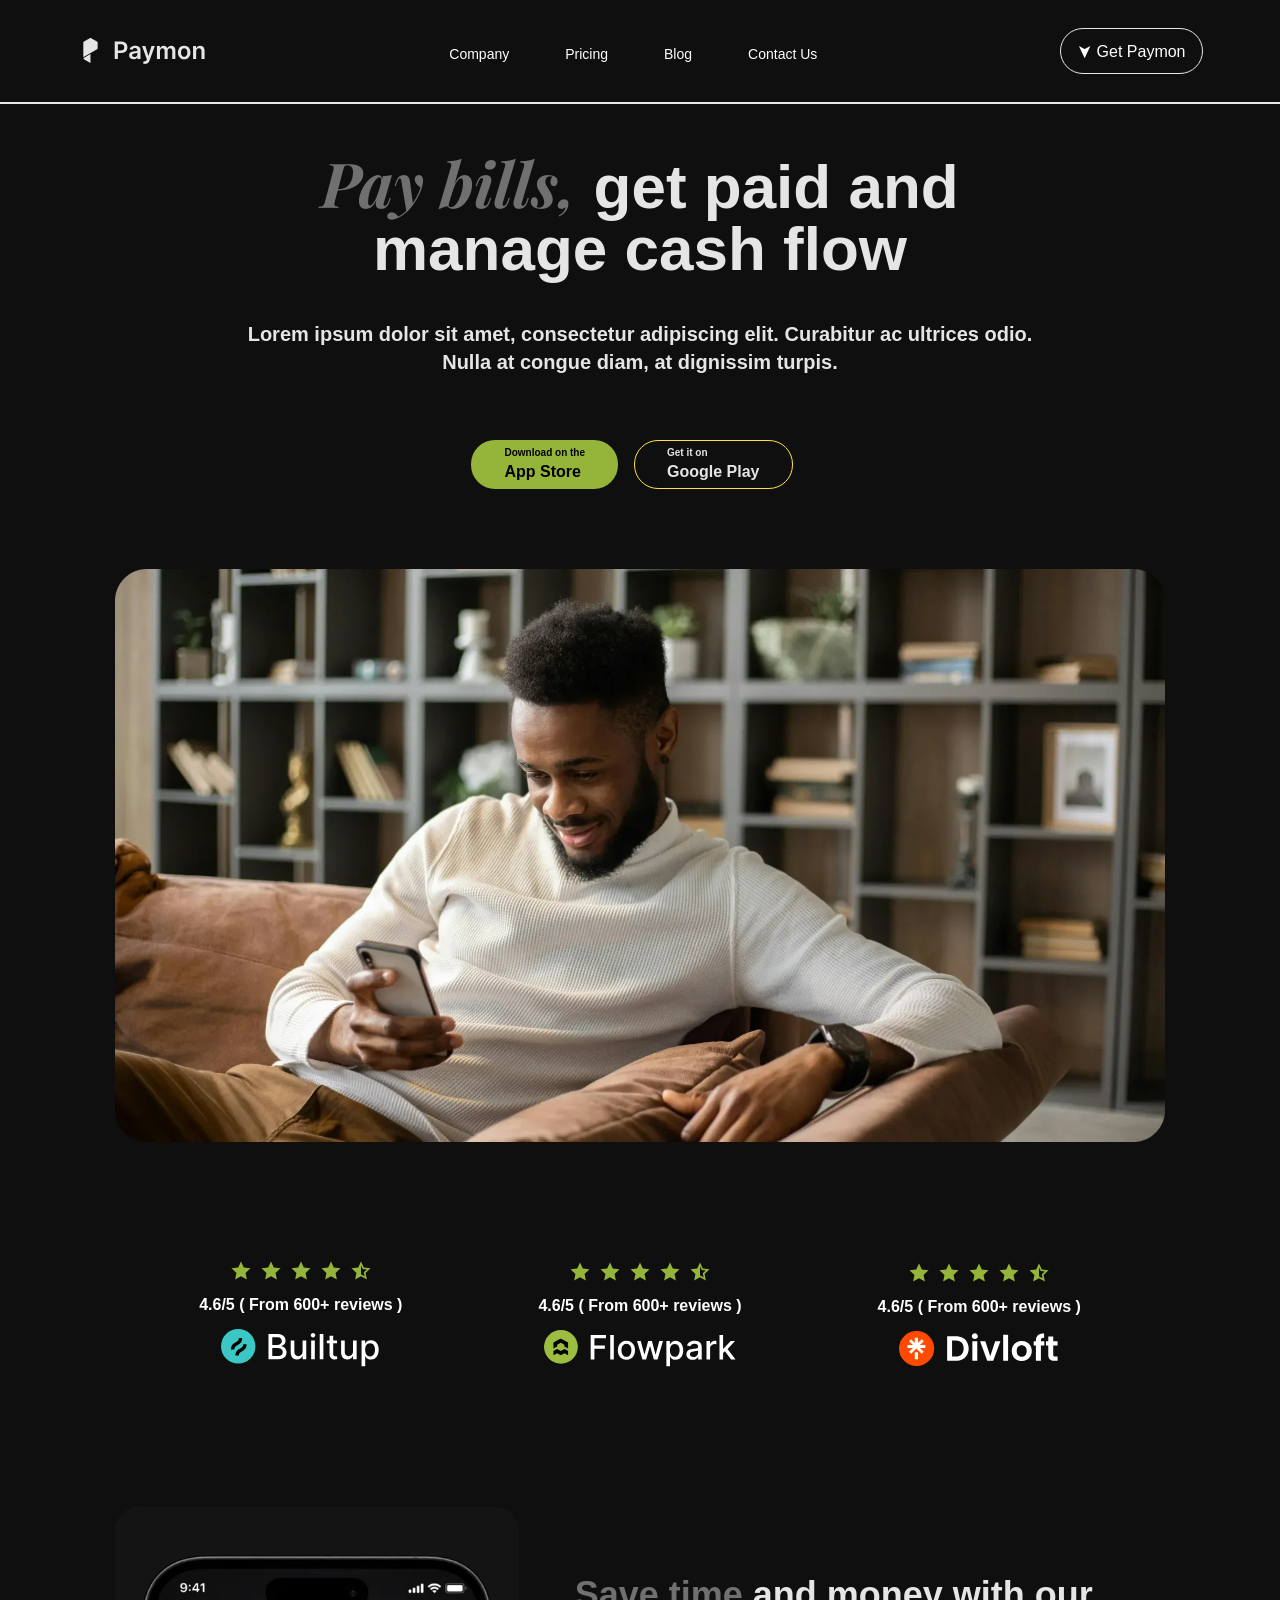
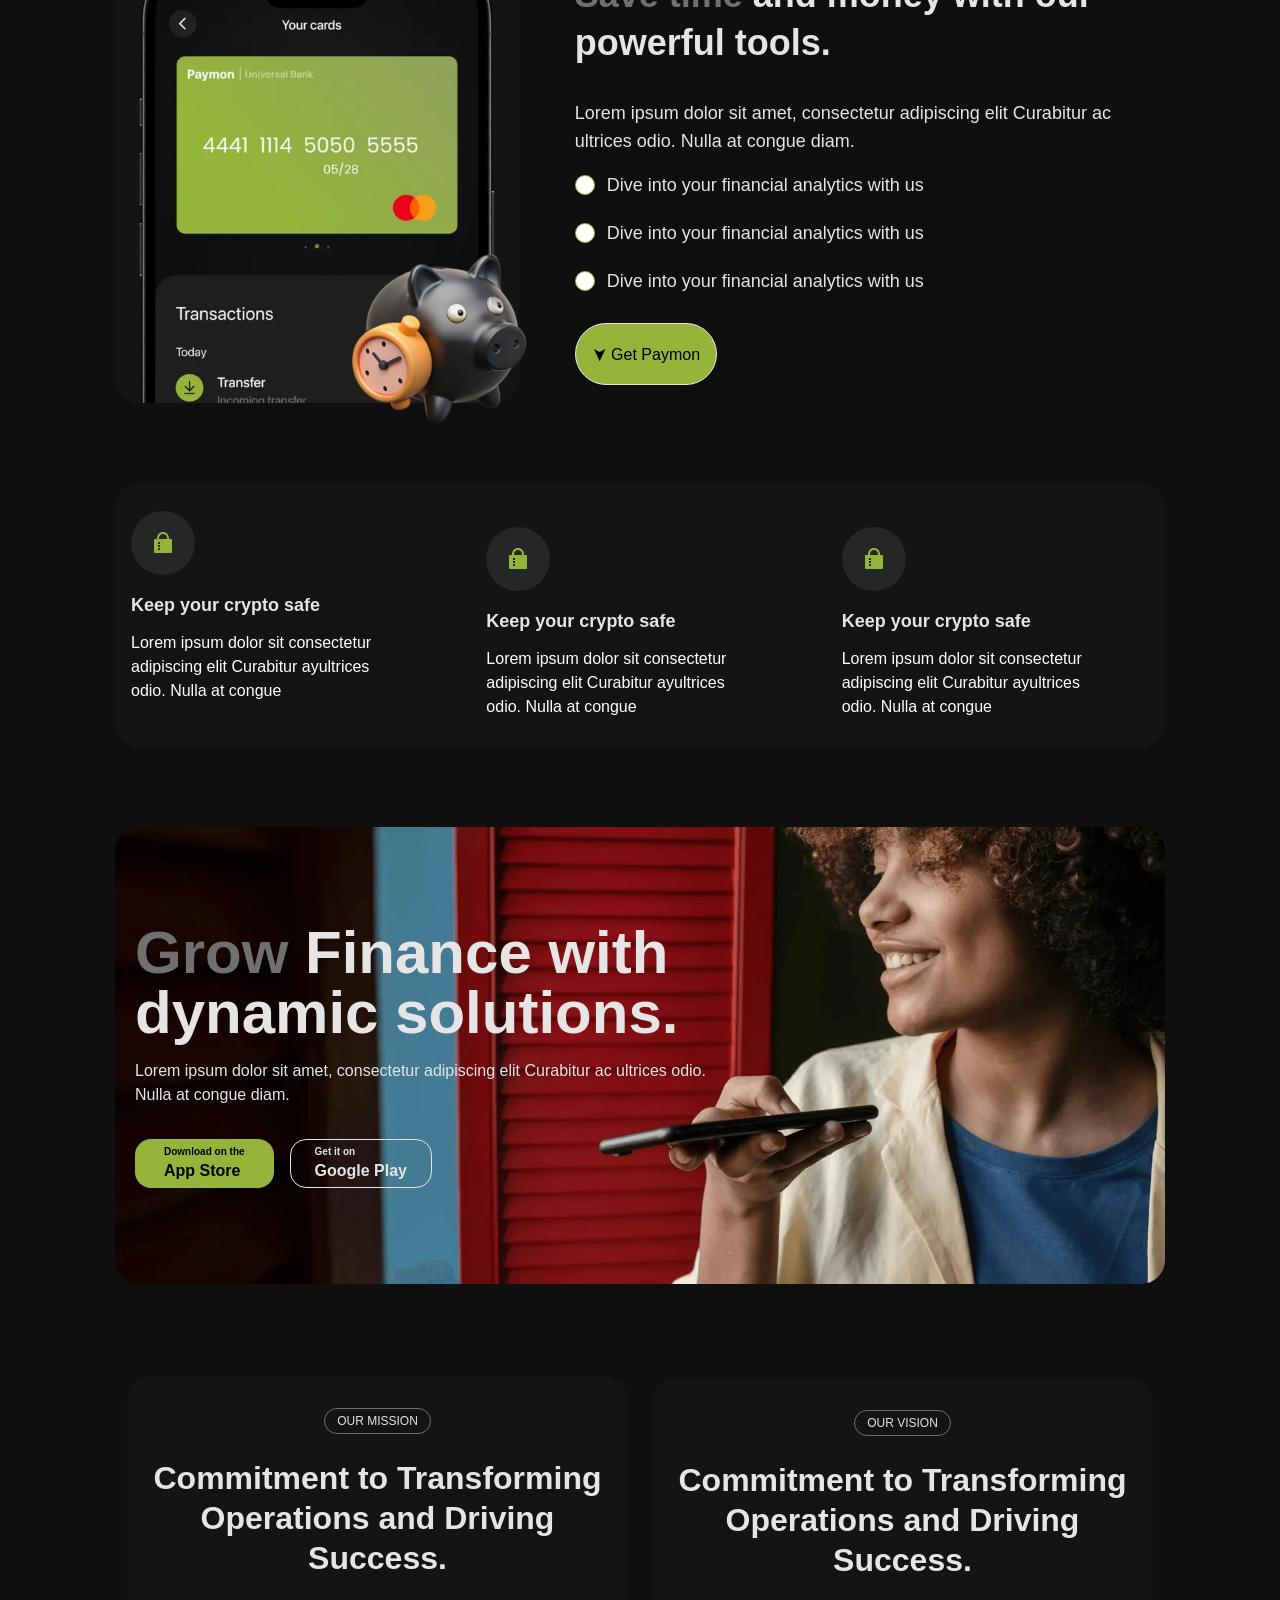
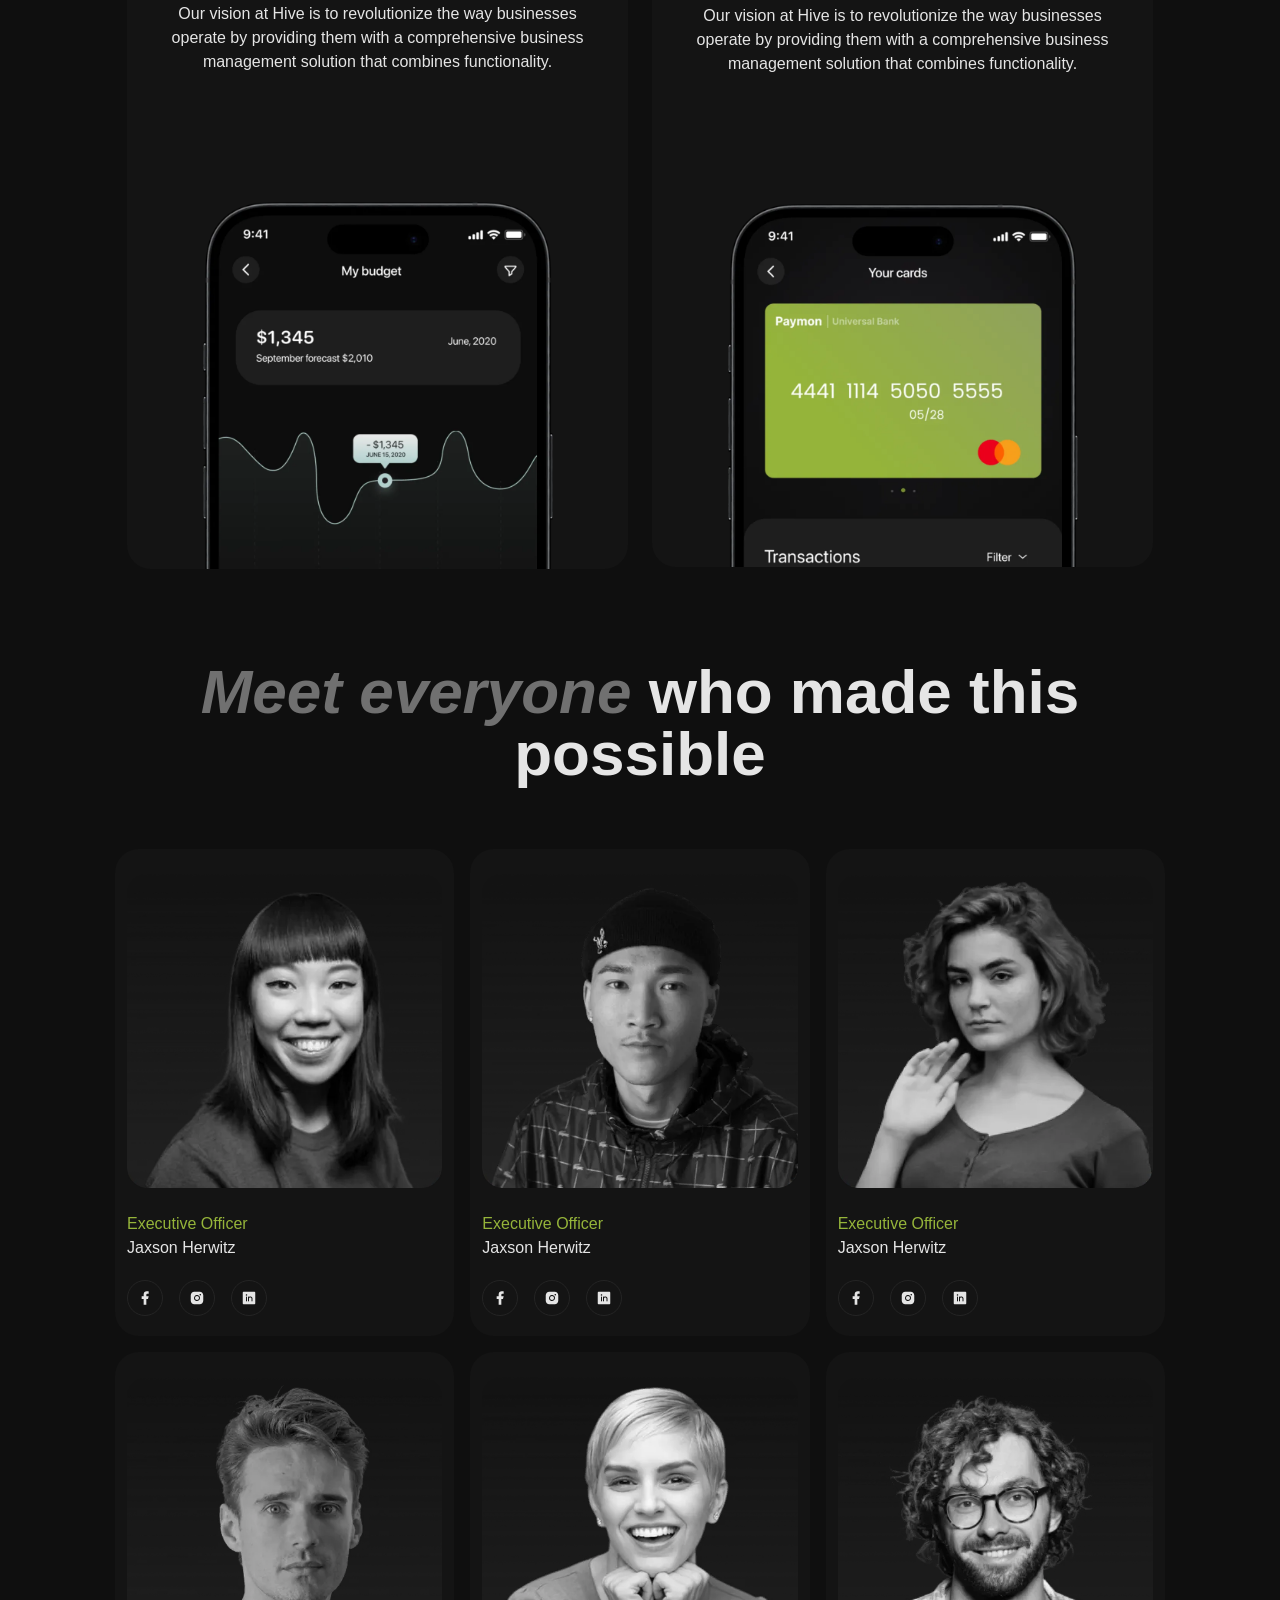
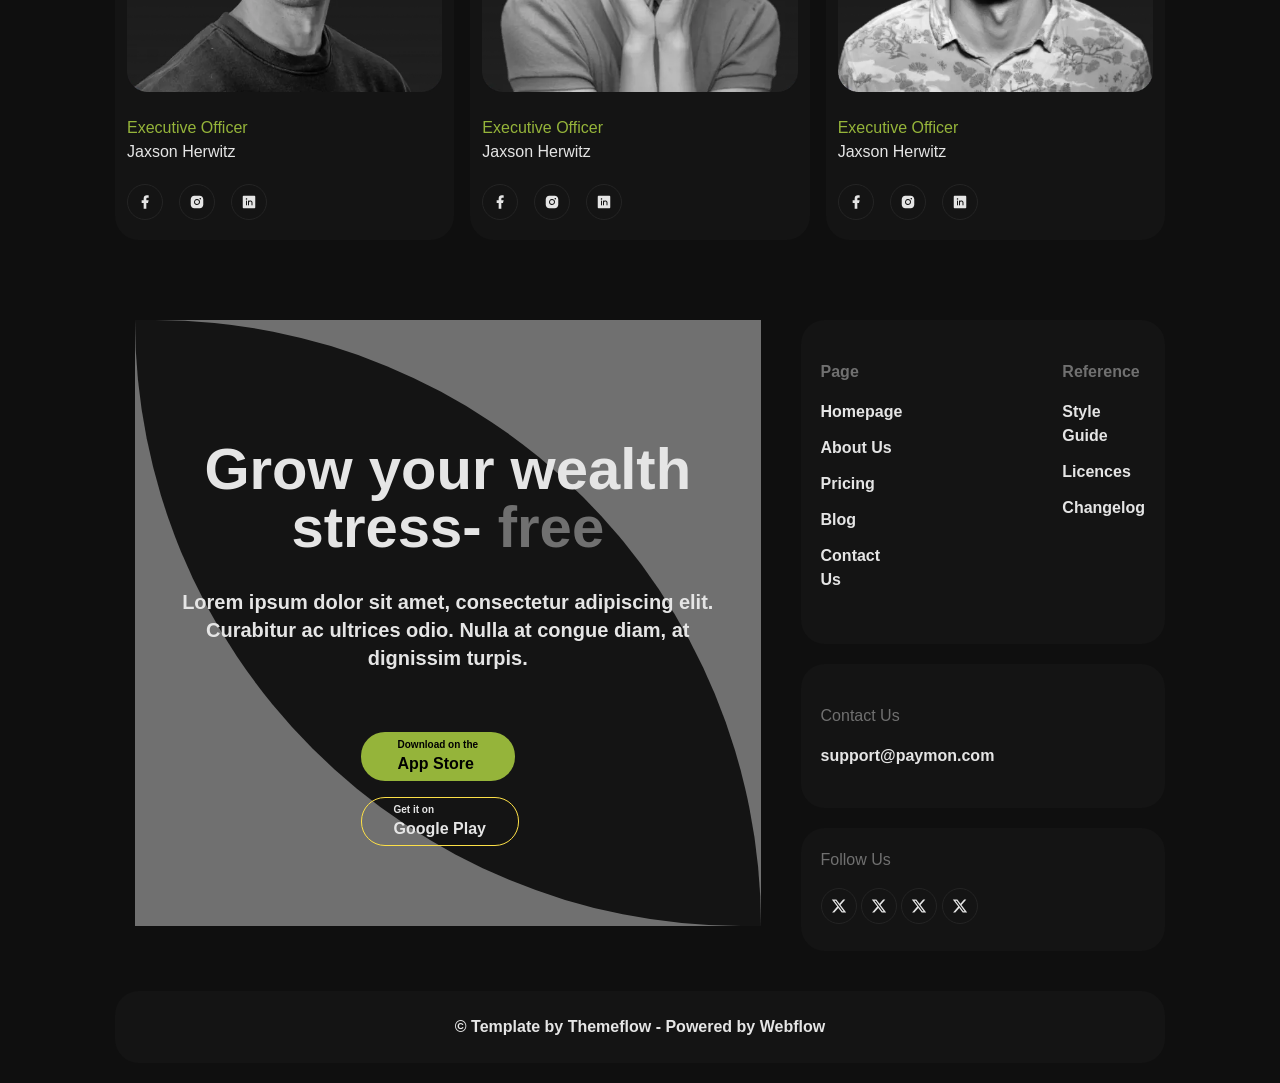
<file: public/company.html>
<!DOCTYPE html>
<html lang="en">
<head>
 <meta charset="UTF-8">
 <meta name="viewport" content="width=device-width, initial-scale=1.0">

 <link rel="preconnect" href="https://fonts.googleapis.com">
<link rel="preconnect" href="https://fonts.gstatic.com" crossorigin>
<link href="https://fonts.googleapis.com/css2?family=Playfair+Display:ital,wght@0,400..900;1,400..900&display=swap" rel="stylesheet">

  <link href="./output.css" rel="stylesheet">
 <title>Paymon - About Us</title>
</head>
<body class="bg-black">
 
<!-- header and nav section -->
 <div class="border-b-2 border-gray">
  <header class="max-w-[1250px] mx-auto">
    <div class="pl-[5%] pr-[5%]">
      <div class="flex justify-between items-center py-4 text-white  md:py-7">
        <!-- logo -->
        <a href="./index.html"><img src="./images/Paymon Logo.svg" alt="Paymon Logo"></a>
        <!-- nav-links (desktop) -->
        <ul class="hidden lg:flex gap-14 text-2xl">
          <li><a class="text-3xl lg:text-sm" href="./company.html">Company</a></li>
          <li><a class="text-3xl lg:text-sm" href="./pricing.html">Pricing</a></li>
          <li><a class="text-3xl lg:text-sm" href="./blog.html">Blog</a></li>
          <li><a class="text-3xl lg:text-sm" href="#">Contact Us</a></li>
        </ul>
        <!-- CTA button (desktop) -->
        <a class="hidden lg:inline-block p-2 px-4 bg-transparent rounded-full border border-gray" href="#"><span class="text-lg inline-block rotate-90">&#10148</span> Get Paymon</a>
        <!-- Hamburger (mobile) -->
        <button id="hamburgerBtn" class="lg:hidden flex flex-col justify-center items-center w-10 h-10 focus:outline-none" aria-label="Open menu">
          <span class="block w-8 h-1 bg-yellow-700 mb-1 rounded transition-all duration-300"></span>
          <span class="block w-8 h-1 bg-red-700 mb-1 rounded transition-all duration-300"></span>
          <span class="block w-8 h-1 bg-blue-700 rounded transition-all duration-300"></span>
        </button>
      </div>
     </div>
     <!-- mobile nav -->
     <div id="mobileMenu" class="fixed inset-0 bg-black bg-opacity-70 z-50 flex flex-col items-center justify-start pt-24 px-6 transition-all duration-300 hidden">
      <ul class="space-y-6 w-full text-center">
        <li><a class="text-white text-xl font-semibold block" href="./index.html">Home</a></li>
        <li><a class="text-white text-xl font-semibold block" href="./company.html">Company</a></li>
        <li><a class="text-white text-xl font-semibold block" href="./pricing.html">Pricing</a></li>
        <li><a class="text-white text-xl font-semibold block" href="./blog.html">Blog</a></li>
        <li><a class="text-white text-xl font-semibold block" href="#">Contact Us</a></li>
      </ul>
      <a class="mt-8 p-2 px-6 bg-jungle-green rounded-full border border-gray text-black font-bold text-lg" href="#"><span class="inline-block rotate-90">&#10148</span> Get Paymon</a>
      <button id="closeMenuBtn" class="mt-10 text-white text-3xl" aria-label="Close menu">&times;</button>
     </div>
    </div>
  </header>
 </div>

 
   <!-- Hero section -->
  <section class="max-w-[1250px] mx-auto">
   <!-- hero wrapper -->
    <div class="mx-[5%] md:mx-[8%]">
       <!-- content flex -->
        <div class="relative flex flex-col justify-center items-center">
            <!-- H1 text -->
           <div class="pb-4 lg:px-28">
             <h1 class="text-5xl font-bold text-center mt-12 text-whiteee md:text-[px] lg:text-[62px] "><span class="italic text-dark-gray font-playfair">Pay bills,</span> get paid and manage cash flow</h1>
           </div>
           <img class="absolute left-10 h-20 w-20 md:hidden md:h-24 md:w-24 md:-top-2 md:left-[470px] lg:h-28 lg:w-28 lg:top-10 lg:left-[600px] xl:h-44 xl:w-44 xl:top-4 xl:left-[850px]" src="./company images/atm-card-on-hand.svg" alt=""> 
           <img class="absolute right-10 h-20 w-20 md:hidden md:h-24 md:w-24 md:-top-2 md:left-[470px] lg:h-28 lg:w-28 lg:top-10 lg:left-[600px] xl:h-44 xl:w-44 xl:top-4 xl:left-[850px]" src="./company images/atm-card-on-hand.svg" alt=""> 
           <!-- pra- -->
           <div class="px-5 text-center pt-6 md:px-28 lg:px-28">
            <p class="text-whiteee text-base font-semibold leading-6 lg:text-xl">Lorem ipsum dolor sit amet, consectetur adipiscing elit. Curabitur ac ultrices odio. Nulla at congue diam, at dignissim turpis.</p>
           </div>
           <!-- link -->
           <div class="flex mt-16">
            <div>
              <!-- <i class="fa-brands fa-app-store"></i> -->
              <a class="bg-jungle-green rounded-3xl py-1 px-8 font-semibold inline-block mr-4 hover:bg-transparent hover:border-yellow-300 hover:text-white duration-300 hover:border border border-transparent" href="#"><span class="block text-[10px]">Download on the</span>App Store</a>
            </div>
            
            <div>
              <!-- <i class="fa-brands fa-google-play"></i> -->
              <a class="bg-transparent rounded-3xl py-1 px-8 font-semibold inline-block mr-4 border text-whiteee border-yellow-300 hover:bg-jungle-green hover:text-black duration-300" href="https://play.google.com/store/games?device=phone&pli=1"><span class="block text-[10px]">Get it on</span>Google Play</a>
            </div>
          </div>
      </div>
  </section>

   <!-- Img section -->
   <section class="max-w-[1250px] mx-auto">
    <!-- Finance container -->
     <div class="mx-[8%] my-20">
      <img src="./company images/Hero Image (1)-p-2000.webp" alt="">
    </div>
   </section>

   <!-- Review Section -->
   <section class="max-w-[1250px] mx-auto">
    <!-- Review section container/flex -->
     <div class="container mx-auto mt-20">
      <!-- box container -->
       <div class="flex flex-col justify-center items-center md:max-w-5xl mx-auto md:flex-row md:flex-wrap lg:space-x-24">
        <!-- First container box -->
         <div class="flex flex-col items-center">
          <img src="./images/Reviews Stars.svg" alt="">
          <h4 class="text-white font-bold py-3">4.6/5 ( From 600+ reviews )</h4>
          <img class="w-40" src="./images/Client Icon 1.svg" alt="">
         </div>

        <!-- Second container box -->
        <div class="py-10 flex flex-col items-center md:px-10">
          <img src="./images/Reviews Stars.svg" alt="">
          <h4 class="text-white font-bold py-3">4.6/5 ( From 600+ reviews )</h4>
          <img class="w-48 md:" src="./images/Client Icon 2.svg" alt="">
        </div>

        <!-- Third container box -->
        <div class="flex flex-col items-center">
          <img src="./images/Reviews Stars.svg" alt="">
          <h4 class="text-white font-bold py-3">4.6/5 ( From 600+ reviews )</h4>
          <img class="w-40" src="./images/Client Icon 3.svg" alt="">
        </div>
       </div>
     </div>
  </section>

  <!-- Save Section -->
  <section class="max-w-[1250px] mx-auto">
   <!-- Save container -->
    <div class="mx-[8%] mb-20">
     <!-- flex div/containers -->
     <div class="flex flex-col-reverse pt-9 lg:flex-row">
       <!-- image div -->
       <div class="relative flex flex-col-reverse justify-center items-center pt-16 ">
         <div class=" bg-chinese-black rounded-3xl pl-6 pr-6 pt-12 xl:pl-14 xl:pr-14">
           <img class="md:w-[350px]  lg:w-[500px]" src="./images/Testimonial Mobile Apps-p-500.webp" alt="">
           <img class="absolute -bottom-10 -right-7 h-44 w-44 md:h-52 md:w-52 md:right-16 lg:-right-6"  src="./images/Testimonial Icon.svg" alt="">
         </div> 
        </div>
        <!-- text div -->
        <div class="">
         <div class="lg:mt-32 lg:ml-14  xl:ml-14 xg:mt-32">
           <h2 class="text-[42px] font-semibold leading-[48px] text-whiteee text-center pb-8 lg:text-[36px] lg:text-left xl:text-4xl xl:text-left"><span class="text-dark-gray">Save time</span> and money with our powerful tools.</h2>
           <p class="text-lg leading-7 text-whiteee text-center pb-8 lg:pb-4 lg:text-left xl:text-left">Lorem ipsum dolor sit amet, consectetur adipiscing elit Curabitur ac ultrices odio. Nulla at congue diam.</p>
           <div>
             <div class="flex items-center pb-5">
               <div class="h-5 w-5 border border-jungle-green bg-white rounded-full"></div>
               <h6 class="pl-3 text-lg text-whiteee">Dive into your financial analytics with us</h6>
             </div>
             <div class="flex items-center pb-5">
               <div class="h-5 w-5 border border-jungle-green bg-white rounded-full"></div>
               <h6 class="pl-3 text-lg text-whiteee">Dive into your financial analytics with us</h6>
             </div>
             <div class="flex items-center pb-5">
               <div class="h-5 w-5 border border-jungle-green bg-white rounded-full"></div>
               <h6 class="pl-3 text-lg text-whiteee">Dive into your financial analytics with us</h6>
             </div>
           </div>
           <div class="flex justify-center md:pt-10 lg:pt-2 lg:justify-start">
             <a class="p-2 px-4 py-4 bg-jungle-green rounded-full border border-gray" href="#"><span class="text-lg inline-block rotate-90">&#10148</span> Get Paymon</a>
           </div>
         </div>
        </div>
     </div>
    </div>
 </section>

 <!-- feature Section -->
 <section class="max-w-[1250px] mx-auto">
  <!-- Save container -->
   <div class="mx-[8%] mb-20">
    <!-- flex div/containers -->
    <div class="bg-chinese-black rounded-3xl grid grid-cols-1 gap-4 md:grid-cols-2 lg:grid-cols-3">
     <!-- first box -->
      <div>
       <!-- box content -->
        <div class="pl-4 pt-7">
         <img class="pb-4" src="./company images/A features Icon.svg" alt="">
         <h4 class="font-bold text-whiteee text-lg pb-3">Keep your crypto safe</h4>
         <div class="pr-20">
          <p class="text-white">Lorem ipsum dolor sit consectetur adipiscing elit Curabitur ayultrices odio. Nulla at congue</p>
         </div>
        </div>
      </div>

      <!-- second box -->
      <div>
       <!-- box content -->
        <div class="pl-4 pt-7">
         <img class="py-4" src="./company images/A features Icon.svg" alt="">
         <h4 class="font-bold text-whiteee text-lg pb-3">Keep your crypto safe</h4>
         <div class="pr-20">
          <p class="text-white">Lorem ipsum dolor sit consectetur adipiscing elit Curabitur ayultrices odio. Nulla at congue</p>
         </div>
        </div>
      </div>

      <!-- third box -->
      <div>
       <!-- box content -->
        <div class="pl-4 py-7">
         <img class="py-4" src="./company images/A features Icon.svg" alt="">
         <h4 class="font-bold text-whiteee text-lg pb-3">Keep your crypto safe</h4>
         <div class="pr-20">
          <p class="text-white">Lorem ipsum dolor sit consectetur adipiscing elit Curabitur ayultrices odio. Nulla at congue</p>
         </div>
        </div>
      </div>
    </div>
   </div>
</section>

<!-- Grow Finance section -->
<section class="max-w-[1250px] mx-auto">
  <!-- Finance container -->
   <div class="mx-[8%] my-20 bg-bg-solution bg-center bg-cover rounded-3xl">
    <div>
      <div class="flex flex-col  pl-5 w-[300px] py-7 md:py-24 md:w-[500px] lg:w-[600px]">
        <h1 class="text-4xl text-whiteee font-bold leading-none text-left pb-4 md:text-5xl lg:text-6xl"><span class="text-dark-gray">Grow </span>Finance with dynamic solutions.</h1>
        <p class="pb-4 text-whiteee">Lorem ipsum dolor sit amet, consectetur adipiscing elit Curabitur ac ultrices odio. Nulla at congue diam.</p>

        <div class="flex flex-col space-y-4 md:flex-row">
          <div class="pt-4">
            <!-- <i class="fa-brands fa-app-store"></i> -->
            <a class="bg-jungle-green rounded-2xl px-7 py-1 font-semibold inline-block mr-4 hover:bg-transparent hover:border-yellow-300 hover:text-white duration-300 hover:border border border-transparent" href="#"><span class="block text-[10px]">Download on the</span>App Store</a>
          </div>
          
          <div class="">
            <!-- <i class="fa-brands fa-google-play"></i> -->
            <a class="bg-transparent rounded-2xl px-6 py-1 font-semibold inline-block mr-4 border text-whiteee border-whiteee hover:bg-jungle-green hover:text-black duration-300" href="#"><span class="block text-[10px]">Get it on</span>Google Play</a>
          </div>
        </div>
      </div>
    </div>
  </div>
 </section>

 <!-- commitment and sustainable growth -->
<section class="max-w-[1250px] mx-auto">
  <div class="mx-[8%] my-20">
    <!-- flex div -->
     <div class="flex flex-col justify-center items-center lg:flex-row">
        <!-- commitment div -->
        <div class="py-3 px-3">
          <!-- content div -->
          <div class="flex flex-col justify-center items-center px-5 pt-8 bg-chinese-black rounded-3xl">
          <h6 class="uppercase px-3 py-1 rounded-3xl border border-dark-gray text-xs text-whiteee text-center">our mission</h6>
          <h3 class="text-[32px] pt-6 leading-10 text-whiteee font-bold text-center">Commitment to Transforming Operations and Driving Success.</h3>
          <p class="text-base pt-6 pb-16 text-whiteee text-center px-6">Our vision at Hive is to revolutionize the way businesses operate by providing them with a comprehensive business management solution that combines functionality.</p>
          <img class="md:pt-16 w-[350px] md:w-[350px] xl:w-[450px] " src="./company images/Mission Iphone.webp" alt="">
         </div>
        </div>
       <!-- sustainable div -->
        <div class="py-3 px-3">
          <!-- content div -->
          <div class="flex flex-col justify-center items-center px-5 pt-8 bg-chinese-black rounded-3xl">
          <h6 class="uppercase px-3 py-1 rounded-3xl border border-dark-gray text-xs text-whiteee text-center">our vision</h6>
          <h3 class="text-[32px] pt-6 leading-10 text-whiteee font-bold text-center">Commitment to Transforming Operations and Driving Success.</h3>
          <p class="text-base pt-6 pb-16 text-whiteee text-center px-6">Our vision at Hive is to revolutionize the way businesses operate by providing them with a comprehensive business management solution that combines functionality.</p>
          <img class="md:pt-16 w-[350px] md:w-[350px] xl:w-[450px] " src="./company images/Vision Iphone.webp" alt="">
         </div>
        </div>
     </div>
  </div>
</section>

 <!-- team section -->
 <section class="max-w-[1250px] mx-auto">
  <!-- feature section container -->
   <div class="mx-[5%] md:mx-[8%]">
    <!-- feature header -->
     <div class="pb-16 flex justify-center items-center ">
      <div class="lg:px-8 px-7">
        <h1 class="text-[42px] text-whiteee font-bold leading-none text-center md:text-[56px] lg:text-[62px] "><span class="text-dark-gray italic">Meet everyone</span> who made this possible</h1>
      </div>
     </div>

     <!-- flex container 1 -->
     <div class="grid grid-cols-1 gap-4 md:grid-cols-2 lg:grid-cols-3">
      <!-- first box -->
      <div class="px-3  bg-chinese-black rounded-3xl">
        <!-- content div -->
        <div class="">
          <!-- upper div -->
          <div class=" py-6">
            <img src="./company images/Members Image 2-p-500.webp" alt="">
          </div>
          <!-- lower div -->
           <div class=" pr-18">
            <h6 class="text-jungle-green">Executive Officer</h6>
            <h6 class="text-whiteee">Jaxson Herwitz</h6>
            <div class="flex gap-4 py-5">
              <img src="./company images/FB Icon.svg" alt="">
              <img src="./company images/Ig Icon.svg" alt="">
              <img src="./company images/In Icon.svg" alt="">
            </div>
           </div>
        </div>
      </div>

      <!-- second box -->
      <div class="px-3  bg-chinese-black rounded-3xl">
        <!-- content div -->
        <div class="">
          <!-- upper div -->
          <div class=" py-6">
            <img src="./company images/Members Image 3-p-500.webp" alt="">
          </div>
          <!-- lower div -->
           <div class=" pr-18">
            <h6 class="text-jungle-green">Executive Officer</h6>
            <h6 class="text-whiteee">Jaxson Herwitz</h6>
            <div class="flex gap-4 py-5">
              <img src="./company images/FB Icon.svg" alt="">
              <img src="./company images/Ig Icon.svg" alt="">
              <img src="./company images/In Icon.svg" alt="">
            </div>
           </div>
        </div>
      </div>

      <!-- Third box -->
      <div class="px-3  bg-chinese-black rounded-3xl">
        <!-- content div -->
        <div class="">
          <!-- upper div -->
          <div class=" py-6">
            <img src="./company images/Members Image 4-p-500.webp" alt="">
          </div>
          <!-- lower div -->
           <div class=" pr-18">
            <h6 class="text-jungle-green">Executive Officer</h6>
            <h6 class="text-whiteee">Jaxson Herwitz</h6>
            <div class="flex gap-4 py-5">
              <img src="./company images/FB Icon.svg" alt="">
              <img src="./company images/Ig Icon.svg" alt="">
              <img src="./company images/In Icon.svg" alt="">
            </div>
           </div>
        </div>
      </div>

      <!-- fourth box -->
      <div class="px-3  bg-chinese-black rounded-3xl">
        <!-- content div -->
        <div class="">
          <!-- upper div -->
          <div class=" py-6">
            <img src="./company images/Members Image 5-p-500.webp" alt="">
          </div>
          <!-- lower div -->
          <div class=" pr-18">
            <h6 class="text-jungle-green">Executive Officer</h6>
            <h6 class="text-whiteee">Jaxson Herwitz</h6>
            <div class="flex gap-4 py-5">
              <img src="./company images/FB Icon.svg" alt="">
              <img src="./company images/Ig Icon.svg" alt="">
              <img src="./company images/In Icon.svg" alt="">
            </div>
          </div>
        </div>
      </div>

      <!-- fifth box -->
      <div class="px-3  bg-chinese-black rounded-3xl">
        <!-- content div -->
        <div class="">
          <!-- upper div -->
          <div class=" py-6">
            <img src="./company images/Members Image 6-p-500.webp" alt="">
          </div>
          <!-- lower div -->
           <div class=" pr-18">
            <h6 class="text-jungle-green">Executive Officer</h6>
            <h6 class="text-whiteee">Jaxson Herwitz</h6>
            <div class="flex gap-4 py-5">
              <img src="./company images/FB Icon.svg" alt="">
              <img src="./company images/Ig Icon.svg" alt="">
              <img src="./company images/In Icon.svg" alt="">
            </div>
           </div>
        </div>
      </div>

      <!--Sixth box -->
      <div class="px-3  bg-chinese-black rounded-3xl">
        <!-- content div -->
        <div class="">
          <!-- upper div -->
          <div class=" py-6">
            <img src="./company images/Members Image-p-500.webp" alt="">
          </div>
          <!-- lower div -->
           <div class=" pr-18">
            <h6 class="text-jungle-green">Executive Officer</h6>
            <h6 class="text-whiteee">Jaxson Herwitz</h6>
            <div class="flex gap-4 py-5">
              <img src="./company images/FB Icon.svg" alt="">
              <img src="./company images/Ig Icon.svg" alt="">
              <img src="./company images/In Icon.svg" alt="">
            </div>
           </div>
        </div>
      </div>
     </div>
  </div>
</section>

  <!-- Footer 1 -->
  <section class="max-w-[1250px] mx-auto ">
   <!-- wrapper -->
   <div class="mx-[5%] md:mx-[8%] mt-20">
     <!-- flex container -->
     <div class="flex flex-col gap-5 lg:flex-row">
       <!-- left div -->
       <div class="2/3 rounded-3xl">
         <!-- content div -->
          <div class="mx-5 bg-dark-gray">
           <div class="arc-R rounded-bl-full rounded-tr-full bg-chinese-black flex justify-center items-center flex-col lg:pt-10">
             <h1 class="text-[48px] pt-20 pb-8  text-whiteee font-bold leading-none text-center lg:text-[58px]">Grow your wealth stress- <span class="text-dark-gray">free</span></h1>
             <p class="text-whiteee text-center font-semibold md:px-10 lg:text-xl lg:pb-7">Lorem ipsum dolor sit amet, consectetur adipiscing elit. Curabitur ac ultrices odio. Nulla at congue diam, at dignissim turpis.</p>
             <!-- link -->
             <div class="flex flex-col space-y-4 pt-8 mb-20">
              <div>
                <!-- <i class="fa-brands fa-app-store"></i> -->
                <a class="bg-jungle-green rounded-3xl py-1 px-9 font-semibold inline-block mr-4 hover:bg-transparent hover:border-yellow-300 hover:text-white duration-300 hover:border border border-transparent" href="#"><span class="block text-[10px]">Download on the</span>App Store</a>
              </div>
              
              <div>
                <!-- <i class="fa-brands fa-google-play"></i> -->
                <a class="bg-transparent rounded-3xl py-1 px-8 font-semibold inline-block mr-4 border text-whiteee border-yellow-300 hover:bg-jungle-green hover:text-black duration-300" href="https://play.google.com/store/games?device=phone&pli=1"><span class="block text-[10px]">Get it on</span>Google Play</a>
              </div>
            </div>
           </div>
          </div>
       </div>

       <!-- right div -->
       <div class="">
         <!-- top div -->
          <div class="bg-chinese-black rounded-3xl">
           <!-- content div -->
            <div class="mx-5 py-10">
             <!-- flex content -->
              <div class="flex gap-40">
               <!-- page -->
                <div>
                 <h4 class="font-semibold text-dark-gray pb-4">Page</h4>
                 <ul class="text-whiteee font-semibold ">
                   <li class="pb-3"><a href="#">Homepage</a></li>
                   <li class="pb-3"><a href="#">About Us</a></li>
                   <li class="pb-3"><a href="#">Pricing</a></li>
                   <li class="pb-3"><a href="#">Blog</a></li>
                   <li class="pb-3"><a href="#">Contact Us</a></li>
                 </ul>
                </div>
               <!-- Reference -->
               <div>
                 <h4 class="font-semibold text-dark-gray pb-4">Reference</h4>
                 <ul class="text-whiteee font-semibold ">
                   <li class="pb-3"><a href="#">Style Guide</a></li>
                   <li class="pb-3"><a href="#">Licences</a></li>
                   <li class="pb-3"><a href="#">Changelog</a></li>
                 </ul>
                </div>
              </div>
            </div>
          </div>

          <!-- middle div -->
           <div class="bg-chinese-black rounded-3xl my-5">
             <!-- content div -->
              <div class="py-10 mx-5">
               <h6 class="text-dark-gray pb-4">Contact Us</h6>
               <a class="text-whiteee font-semibold " href="#">support@paymon.com</a>
              </div>
           </div>

         <!-- bottom div -->
         <div class="bg-chinese-black rounded-3xl my-5">
           <!-- content div -->
            <div class="py-5 mx-5 ">
             <h6 class="text-dark-gray pb-4">Follow Us</h6>
             <a class="inline-block" href="#"><img src="./images/X Icon.svg" alt=""></a>
             <a class="inline-block" href="#"><img src="./images/X Icon.svg" alt=""></a>
             <a class="inline-block" href="#"><img src="./images/X Icon.svg" alt=""></a>
             <a class="inline-block" href="#"><img src="./images/X Icon.svg" alt=""></a>
            </div>
         </div>
       </div>
     </div>
   </div>
  </section>

  <!-- footer -->
   <footer  class="max-w-[1250px] mx-auto ">
     <!-- wrapper -->
      <div class="mx-[5%] md:mx-[8%] py-5">
       <!-- content div -->
        <div class="py-6 bg-chinese-black rounded-3xl text-center px-5">
         <h5 class="text-whiteee font-semibold text-base">© Template by Themeflow - Powered by Webflow</h5>
        </div>
      </div>
   </footer>

   <script src="../public/js/script.js"></script>
</body>
</html>
</file>
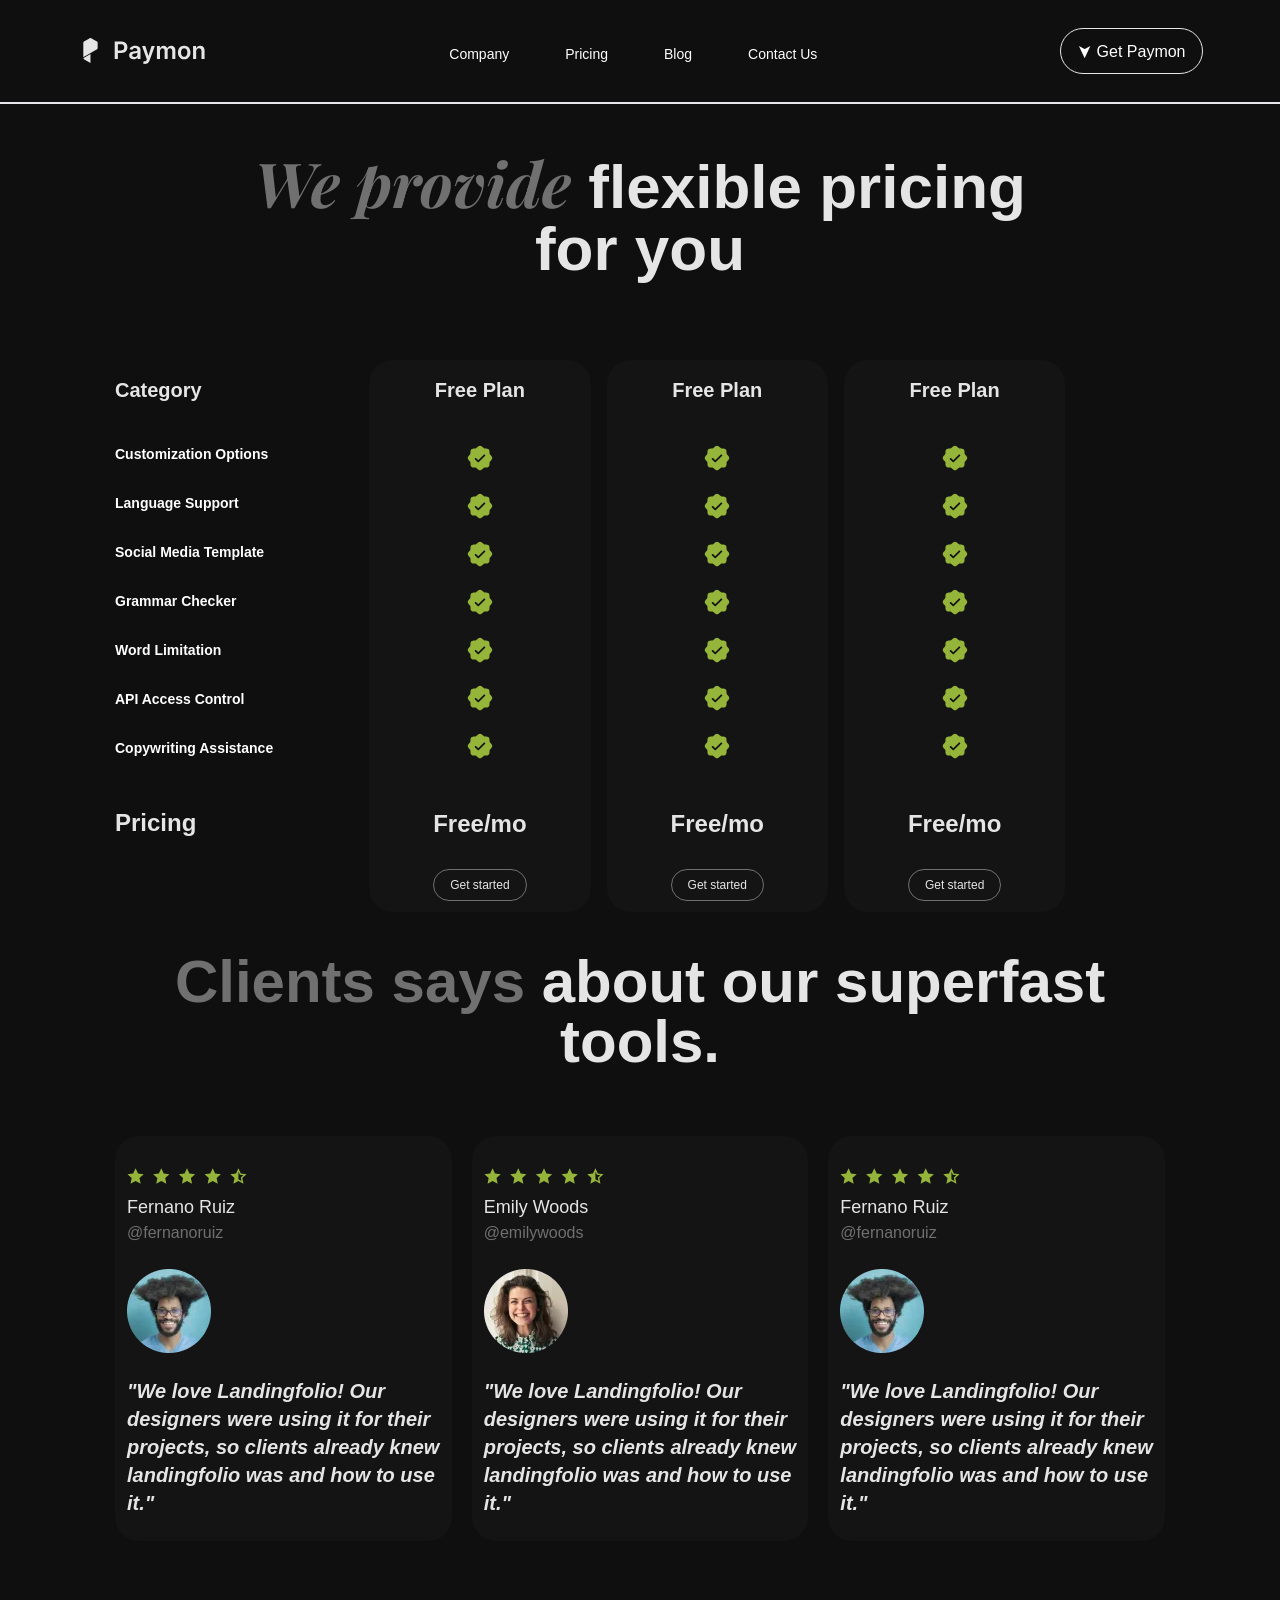
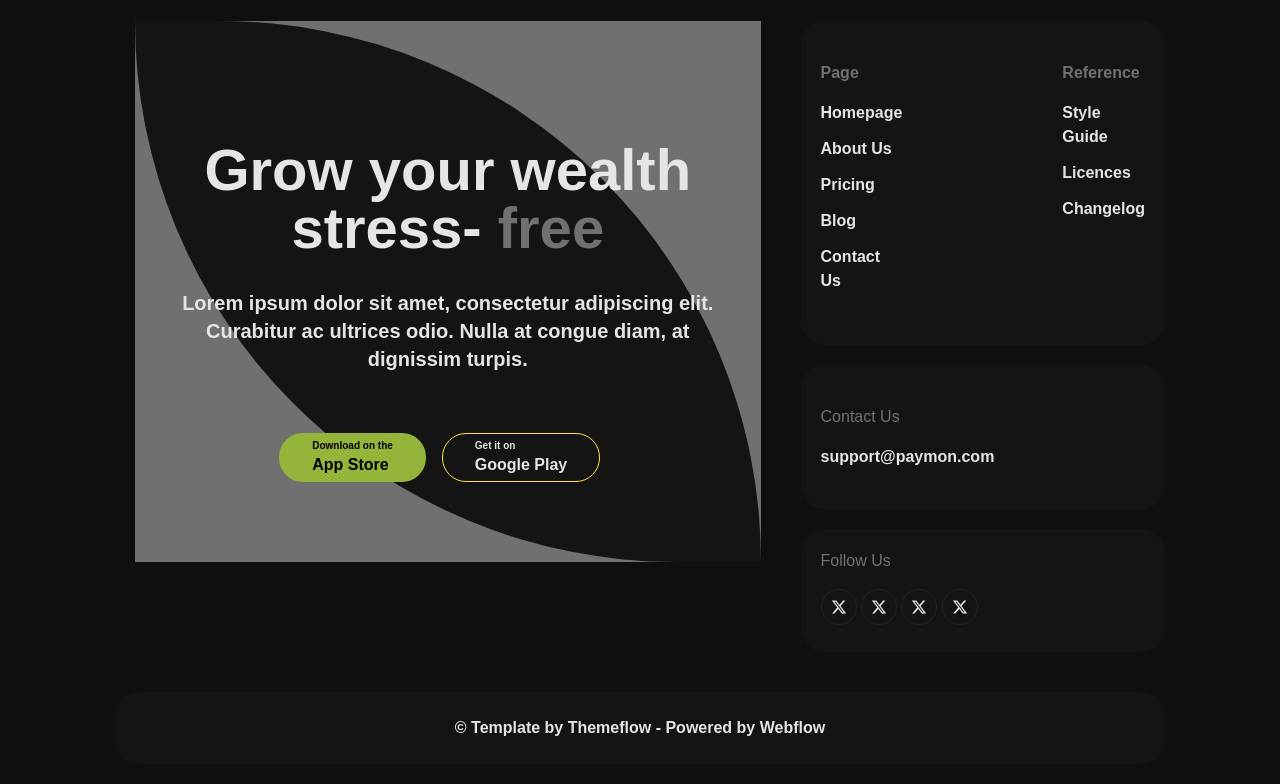
<file: public/pricing.html>
<!DOCTYPE html>
<html lang="en">
<head>
 <meta charset="UTF-8">
 <meta name="viewport" content="width=device-width, initial-scale=1.0">

 <link rel="preconnect" href="https://fonts.googleapis.com">
<link rel="preconnect" href="https://fonts.gstatic.com" crossorigin>
<link href="https://fonts.googleapis.com/css2?family=Playfair+Display:ital,wght@0,400..900;1,400..900&display=swap" rel="stylesheet">

  <link href="./output.css" rel="stylesheet">
 <title>Paymon - Pricing</title>
</head>
<body class="bg-black">
 
<!-- header and nav section -->
  <div class="border-b-2 border-gray">
    <header class="max-w-[1250px] mx-auto">
      <div class="pl-[5%] pr-[5%]">
        <div class="flex justify-between items-center py-4 text-white  md:py-7">
          <!-- logo -->
          <a href="./index.html"><img src="./images/Paymon Logo.svg" alt="Paymon Logo"></a>
          <!-- nav-links (desktop) -->
          <ul class="hidden lg:flex gap-14 text-2xl">
            <li><a class="text-3xl lg:text-sm" href="./company.html">Company</a></li>
            <li><a class="text-3xl lg:text-sm" href="./pricing.html">Pricing</a></li>
            <li><a class="text-3xl lg:text-sm" href="./blog.html">Blog</a></li>
            <li><a class="text-3xl lg:text-sm" href="#">Contact Us</a></li>
          </ul>
          <!-- CTA button (desktop) -->
          <a class="hidden lg:inline-block p-2 px-4 bg-transparent rounded-full border border-gray" href="#"><span class="text-lg inline-block rotate-90">&#10148</span> Get Paymon</a>
          <!-- Hamburger (mobile) -->
          <button id="hamburgerBtn" class="lg:hidden flex flex-col justify-center items-center w-10 h-10 focus:outline-none" aria-label="Open menu">
            <span class="block w-8 h-1 bg-yellow-700 mb-1 rounded transition-all duration-300"></span>
            <span class="block w-8 h-1 bg-red-700 mb-1 rounded transition-all duration-300"></span>
            <span class="block w-8 h-1 bg-blue-700 rounded transition-all duration-300"></span>
          </button>
        </div>
      </div>
      <!-- mobile nav -->
      <div id="mobileMenu" class="fixed inset-0 bg-black bg-opacity-70 z-50 flex flex-col items-center justify-start pt-24 px-6 transition-all duration-300 hidden">
        <ul class="space-y-6 w-full text-center">
          <li><a class="text-white text-xl font-semibold block" href="./index.html">Home</a></li>
          <li><a class="text-white text-xl font-semibold block" href="./company.html">Company</a></li>
          <li><a class="text-white text-xl font-semibold block" href="./pricing.html">Pricing</a></li>
          <li><a class="text-white text-xl font-semibold block" href="./blog.html">Blog</a></li>
          <li><a class="text-white text-xl font-semibold block" href="#">Contact Us</a></li>
        </ul>
        <a class="mt-8 p-2 px-6 bg-jungle-green rounded-full border border-gray text-black font-bold text-lg" href="#"><span class="inline-block rotate-90">&#10148</span> Get Paymon</a>
        <button id="closeMenuBtn" class="mt-10 text-white text-3xl" aria-label="Close menu">&times;</button>
      </div>
      </div>
    </header>
  </div>

 
   <!-- Hero section -->
  <section class="max-w-[1250px] mx-auto">
   <!-- hero wrapper -->
    <div class="mx-[5%] md:mx-[8%] pb-10">
       <!-- content flex -->
        <div class="relative flex flex-col justify-center items-center pb-16">
            <!-- H1 text -->
           <div class="pb-4 lg:px-28">
             <h1 class="text-5xl font-bold text-center mt-12 text-whiteee md:text-[px] lg:text-[62px] "><span class="italic text-dark-gray font-playfair">We provide</span> flexible pricing for you</h1>
           </div>
        </div>

          <!-- container -->
         <div>
          <!-- container box -->
          <div  class="flex flex-col gap-8">
            <!-- free plan div/flex -->
            <div class="flex gap-4">
             <!-- cat -->
             <div class="py-4">
              <div>
               <h4 class="text-xl font-bold text-whiteee pb-10">Category</h4>
              </div>
  
              <h5 class="pb-7 text-white text-[14px] font-semibold">Customization Options</h5>
              <h5 class="pb-7 text-white text-[14px] font-semibold">Language Support</h5>
              <h5 class="pb-7 text-white text-[14px] font-semibold">Social Media Template</h5>
              <h5 class="pb-7 text-white text-[14px] font-semibold">Grammar Checker</h5>
              <h5 class="pb-7 text-white text-[14px] font-semibold">Word Limitation</h5>
              <h5 class="pb-7 text-white text-[14px] font-semibold">API Access Control</h5>
              <h5 class="pb-7 text-white text-[14px] font-semibold">Copywriting Assistance</h5>
  
              <div>
               <h4 class="text-2xl font-bold text-whiteee pt-5">Pricing</h4>
              </div>
             </div>
             

              <!-- Fre -->
             <div class="flex flex-col items-center ml-10 py-4 px-7 bg-chinese-black rounded-3xl lg:px-16 lg:ml-20">
              <div>
               <h4 class="hidden text-xl font-bold text-whiteee pb-10  md:block">Free Plan</h4>
               <h4 class="text-xl font-bold text-whiteee pb-10 md:hidden">Free <br> Plan</h4>
              </div>
              
              <img class="pb-5" src="./pricing images/Pricing right Icon.svg" alt="">
              <img class="pb-5" src="./pricing images/Pricing right Icon.svg" alt="">
              <img class="pb-5" src="./pricing images/Pricing right Icon.svg" alt="">
              <img class="pb-5" src="./pricing images/Pricing right Icon.svg" alt="">
              <img class="pb-5" src="./pricing images/Pricing right Icon.svg" alt="">
              <img class="pb-5" src="./pricing images/Pricing right Icon.svg" alt="">
              <img class="pb-5" src="./pricing images/Pricing right Icon.svg" alt="">

              <div>
               <h4 class="text-2xl font-bold text-whiteee pt-7">Free<span>/mo</span></h4>
              </div>
              <div class="pt-8">
               <a class="px-4 py-2 border border-dark-gray text-whiteee rounded-3xl text-xs" href="#">Get started</a>
              </div>
             </div>

             <!-- ----------md/lg/xl -->
             <div class=" hidden md:flex flex-col items-center py-4 px-7 bg-chinese-black rounded-3xl lg:px-16">
              <div>
               <h4 class="text-xl font-bold text-whiteee pb-10">Free Plan</h4>
              </div>
              
              <img class="pb-5" src="./pricing images/Pricing right Icon.svg" alt="">
              <img class="pb-5" src="./pricing images/Pricing right Icon.svg" alt="">
              <img class="pb-5" src="./pricing images/Pricing right Icon.svg" alt="">
              <img class="pb-5" src="./pricing images/Pricing right Icon.svg" alt="">
              <img class="pb-5" src="./pricing images/Pricing right Icon.svg" alt="">
              <img class="pb-5" src="./pricing images/Pricing right Icon.svg" alt="">
              <img class="pb-5" src="./pricing images/Pricing right Icon.svg" alt="">

              <div>
               <h4 class="text-2xl font-bold text-whiteee pt-7">Free<span>/mo</span></h4>
              </div>
              <div class="pt-8">
               <a class="px-4 py-2 border border-dark-gray text-whiteee rounded-3xl text-xs" href="#">Get started</a>
              </div>
             </div>

             <div class="hidden md:flex flex-col items-center py-4 px-7 bg-chinese-black rounded-3xl lg:px-16">
              <div>
               <h4 class="text-xl font-bold text-whiteee pb-10">Free Plan</h4>
              </div>
              
              <img class="pb-5" src="./pricing images/Pricing right Icon.svg" alt="">
              <img class="pb-5" src="./pricing images/Pricing right Icon.svg" alt="">
              <img class="pb-5" src="./pricing images/Pricing right Icon.svg" alt="">
              <img class="pb-5" src="./pricing images/Pricing right Icon.svg" alt="">
              <img class="pb-5" src="./pricing images/Pricing right Icon.svg" alt="">
              <img class="pb-5" src="./pricing images/Pricing right Icon.svg" alt="">
              <img class="pb-5" src="./pricing images/Pricing right Icon.svg" alt="">

              <div>
               <h4 class="text-2xl font-bold text-whiteee pt-7">Free<span>/mo</span></h4>
              </div>
              <div class="pt-8">
               <a class="px-4 py-2 border border-dark-gray text-whiteee rounded-3xl text-xs" href="#">Get started</a>
              </div>
             </div>

           </div>



             <!-- Premium plan div/flex -->
            <div class="flex md:hidden">
             <!-- cat -->
             <div class="py-4">
              <div>
               <h4 class="text-xl font-bold text-whiteee pb-10">Category</h4>
              </div>
  
              <div class="pt-8">
              <h5 class="pb-10 text-white text-[14px] font-semibold">Customization Options</h5>
              <h5 class="pb-10 text-white text-[14px] font-semibold">Language Support</h5>
              <h5 class="pb-10 text-white text-[14px] font-semibold">Social Media Template</h5>
              <h5 class="pb-10 text-white text-[14px] font-semibold">Grammar Checker</h5>
              <h5 class="pb-10 text-white text-[14px] font-semibold">Word Limitation</h5>
              <h5 class="pb-10 text-white text-[14px] font-semibold">API Access Control</h5>
              <h5 class="pb-10 text-white text-[14px] font-semibold">Copywriting Assistance</h5>
              </div>
  
              <div>
               <h4  class="text-2xl font-bold text-whiteee ">Pricing</h4>
              </div>
             </div>
             
              <!-- pre -->
             <div class="flex flex-col items-center ml-14 py-4 px-7 bg-chinese-black rounded-3xl">
              <div>
               <h4 class="text-lg font-bold text-whiteee pb-10 text-center">Premium <br> Plan</h4>
              </div>
              
              <img class="pb-8" src="./pricing images/Pricing right Icon.svg" alt="">
              <img class="pb-8" src="./pricing images/Pricing right Icon.svg" alt="">
              <img class="pb-8" src="./pricing images/Pricing right Icon.svg" alt="">
              <img class="pb-8" src="./pricing images/Pricing right Icon.svg" alt="">
              <img class="pb-8" src="./pricing images/Pricing right Icon.svg" alt="">
              <img class="pb-8" src="./pricing images/Pricing right Icon.svg" alt="">
              <img class="pb-8" src="./pricing images/Pricing right Icon.svg" alt="">

              <div>
               <h4 class="text-2xl font-bold text-whiteee pt-7">$39<span>/mo</span></h4>
              </div>
              <div class="pt-8">
               <a class="px-4 py-2 border border-dark-gray text-whiteee rounded-3xl text-xs" href="#">Get started</a>
              </div>
             </div>
           </div>


              <!-- Deluxe plan div/flex -->
              <div class="flex md:hidden">
               <!-- cat -->
               <div class="py-4">
                <div>
                 <h4 class="text-xl font-bold text-whiteee pb-10">Category</h4>
                </div>
    
                <div class="pt-8">
                <h5 class="pb-10 text-white text-[14px] font-semibold">Customization Options</h5>
                <h5 class="pb-10 text-white text-[14px] font-semibold">Language Support</h5>
                <h5 class="pb-10 text-white text-[14px] font-semibold">Social Media Template</h5>
                <h5 class="pb-10 text-white text-[14px] font-semibold">Grammar Checker</h5>
                <h5 class="pb-10 text-white text-[14px] font-semibold">Word Limitation</h5>
                <h5 class="pb-10 text-white text-[14px] font-semibold">API Access Control</h5>
                <h5 class="pb-10 text-white text-[14px] font-semibold">Copywriting Assistance</h5>
                </div>
    
                <div>
                 <h4  class="text-2xl font-bold text-whiteee pt-3 ">Pricing</h4>
                </div>
               </div>
               
                <!-- pre -->
               <div class="flex flex-col items-center ml-14 py-4 px-7 bg-chinese-black rounded-3xl">
                <div>
                 <h4 class="text-lg font-bold text-whiteee pb-10 text-center">Deluxe <br> Plan</h4>
                </div>
                
                <img class="pb-8" src="./pricing images/Pricing right Icon.svg" alt="">
                <img class="pb-8" src="./pricing images/Pricing right Icon.svg" alt="">
                <img class="pb-8" src="./pricing images/Pricing right Icon.svg" alt="">
                <img class="pb-8" src="./pricing images/Pricing right Icon.svg" alt="">
                <img class="pb-8" src="./pricing images/Pricing right Icon.svg" alt="">
                <img class="pb-8" src="./pricing images/Pricing right Icon.svg" alt="">
                <img class="pb-8" src="./pricing images/Pricing right Icon.svg" alt="">
  
                <div>
                 <h4 class="text-2xl font-bold text-whiteee pt-7">$39<span>/mo</span></h4>
                </div>
                <div class="pt-8">
                 <a class="px-4 py-2 border border-dark-gray text-whiteee rounded-3xl text-xs" href="#">Get started</a>
                </div>
               </div>
             </div>

          </div>  
         </div>
        </div>
    </div>
  </section>


 <!-- Client Review section -->
 <section class="max-w-[1250px] mx-auto">
  <!-- feature section container -->
   <div class="mx-[5%] md:mx-[8%]">
    <!-- feature header -->
     <div class="pb-16 flex justify-center items-center ">
      <div class="lg:px-8">
        <h1 class="text-[42px] text-whiteee font-bold leading-none text-center lg:text-[60px]"><span class="text-dark-gray">Clients says</span> about our superfast tools.</h1>
      </div>
     </div>

     <!-- flex container 1 -->
     <div class="flex flex-col gap-5 md:flex-row">
      <!-- first box -->
      <div class="px-3  bg-chinese-black rounded-3xl md:w-1/2">
        <!-- content div -->
        <div class="">
          <!-- upper div -->
          <div class=" py-6">
            <img class="w-[120px] py-2" src="./images/Reviews Stars.svg" alt="">
            <h4 class="text-whiteee text-lg">Fernano Ruiz</h4>
            <h5 class="text-dark-gray text-base">@fernanoruiz</h5>
          </div>
          <!-- lower div -->
           <div class=" pr-18">
            <img class="pb-6" src="./images/Slider Image.webp" alt="">
            <p class="pb-6  text-xl text-whiteee font-semibold italic">"We love Landingfolio! Our designers were using it for their projects, so clients already knew landingfolio was and how to use it."</p>
           </div>
        </div>
      </div>

      <!-- second box -->
      <div class=" px-3 bg-chinese-black rounded-3xl md:w-1/2">
        <!-- content div -->
        <div class="">
          <!-- upper div -->
          <div class=" py-6">
            <img class="w-[120px] py-2" src="./images/Reviews Stars.svg" alt="">
            <h4 class="text-whiteee text-lg">Emily Woods</h4>
            <h5 class="text-dark-gray text-base">@emilywoods</h5>
          </div>
          <!-- lower div -->
          <div class=" pr-18">
            <img class="pb-6" src="./images/slider image 2.webp" alt="">
            <p class="pb-6  text-xl text-whiteee font-semibold italic">"We love Landingfolio! Our designers were using it for their projects, so clients already knew landingfolio was and how to use it."</p>
          </div>
        </div>
      </div>

      <!-- Third box -->
      <div class=" px-3 bg-chinese-black rounded-3xl md:hidden lg:block lg:w-1/2">
        <!-- content div -->
        <div class="">
          <!-- upper div -->
          <div class=" py-6">
            <img class="w-[120px] py-2" src="./images/Reviews Stars.svg" alt="">
            <h4 class="text-whiteee text-lg">Fernano Ruiz</h4>
            <h5 class="text-dark-gray text-base">@fernanoruiz</h5>
          </div>
          <!-- lower div -->
          <div class=" pr-18">
            <img class="pb-6" src="./images/Slider Image.webp" alt="">
            <p class="pb-6  text-xl text-whiteee font-semibold italic">"We love Landingfolio! Our designers were using it for their projects, so clients already knew landingfolio was and how to use it."</p>
          </div>
        </div>
      </div>
     </div>
  </div>
</section>

  <!-- Footer 1 -->
  <section class="max-w-[1250px] mx-auto ">
   <!-- wrapper -->
   <div class="mx-[5%] md:mx-[8%] mt-20">
     <!-- flex container -->
     <div class="flex flex-col gap-5 lg:flex-row">
       <!-- left div -->
       <div class="2/3 rounded-3xl">
         <!-- content div -->
          <div class="mx-5 bg-dark-gray">
           <div class="arc-R rounded-bl-full rounded-tr-full bg-chinese-black flex justify-center items-center flex-col lg:pt-10">
             <h1 class="text-[48px] pt-20 pb-8  text-whiteee font-bold leading-none text-center lg:text-[58px]">Grow your wealth stress- <span class="text-dark-gray">free</span></h1>
             <p class="text-whiteee text-center font-semibold md:px-10 lg:text-xl lg:pb-7">Lorem ipsum dolor sit amet, consectetur adipiscing elit. Curabitur ac ultrices odio. Nulla at congue diam, at dignissim turpis.</p>
             <!-- link -->
             <div class="flex pt-8 mb-20">
               <div>
                 <!-- <i class="fa-brands fa-app-store"></i> -->
                 <a class="bg-jungle-green rounded-3xl py-1 px-8 font-semibold inline-block mr-4 hover:bg-transparent hover:border-yellow-300 hover:text-white duration-300 hover:border border border-transparent" href="#"><span class="block text-[10px]">Download on the</span>App Store</a>
               </div>
               
               <div>
                 <!-- <i class="fa-brands fa-google-play"></i> -->
                 <a class="bg-transparent rounded-3xl py-1 px-8 font-semibold inline-block mr-4 border text-whiteee border-yellow-300 hover:bg-jungle-green hover:text-black duration-300" href="#"><span class="block text-[10px]">Get it on</span>Google Play</a>
               </div>
             </div>
           </div>
          </div>
       </div>

       <!-- right div -->
       <div class="">
         <!-- top div -->
          <div class="bg-chinese-black rounded-3xl">
           <!-- content div -->
            <div class="mx-5 py-10">
             <!-- flex content -->
              <div class="flex gap-40">
               <!-- page -->
                <div>
                 <h4 class="font-semibold text-dark-gray pb-4">Page</h4>
                 <ul class="text-whiteee font-semibold ">
                   <li class="pb-3"><a href="#">Homepage</a></li>
                   <li class="pb-3"><a href="#">About Us</a></li>
                   <li class="pb-3"><a href="#">Pricing</a></li>
                   <li class="pb-3"><a href="#">Blog</a></li>
                   <li class="pb-3"><a href="#">Contact Us</a></li>
                 </ul>
                </div>
               <!-- Reference -->
               <div>
                 <h4 class="font-semibold text-dark-gray pb-4">Reference</h4>
                 <ul class="text-whiteee font-semibold ">
                   <li class="pb-3"><a href="#">Style Guide</a></li>
                   <li class="pb-3"><a href="#">Licences</a></li>
                   <li class="pb-3"><a href="#">Changelog</a></li>
                 </ul>
                </div>
              </div>
            </div>
          </div>

          <!-- middle div -->
           <div class="bg-chinese-black rounded-3xl my-5">
             <!-- content div -->
              <div class="py-10 mx-5">
               <h6 class="text-dark-gray pb-4">Contact Us</h6>
               <a class="text-whiteee font-semibold " href="#">support@paymon.com</a>
              </div>
           </div>

         <!-- bottom div -->
         <div class="bg-chinese-black rounded-3xl my-5">
           <!-- content div -->
            <div class="py-5 mx-5 ">
             <h6 class="text-dark-gray pb-4">Follow Us</h6>
             <a class="inline-block" href="#"><img src="./images/X Icon.svg" alt=""></a>
             <a class="inline-block" href="#"><img src="./images/X Icon.svg" alt=""></a>
             <a class="inline-block" href="#"><img src="./images/X Icon.svg" alt=""></a>
             <a class="inline-block" href="#"><img src="./images/X Icon.svg" alt=""></a>
            </div>
         </div>
       </div>
     </div>
   </div>
  </section>

  <!-- footer -->
   <footer  class="max-w-[1250px] mx-auto ">
     <!-- wrapper -->
      <div class="mx-[5%] md:mx-[8%] py-5">
       <!-- content div -->
        <div class="py-6 bg-chinese-black rounded-3xl text-center px-5">
         <h5 class="text-whiteee font-semibold text-base">© Template by Themeflow - Powered by Webflow</h5>
        </div>
      </div>
   </footer>

   <script src="../public/js/script.js"></script>
</body>
</html>
</file>
<file: public/output.css>
/*
! tailwindcss v3.4.11 | MIT License | https://tailwindcss.com
*/

/*
1. Prevent padding and border from affecting element width. (https://github.com/mozdevs/cssremedy/issues/4)
2. Allow adding a border to an element by just adding a border-width. (https://github.com/tailwindcss/tailwindcss/pull/116)
*/

*,
::before,
::after {
  box-sizing: border-box;
  /* 1 */
  border-width: 0;
  /* 2 */
  border-style: solid;
  /* 2 */
  border-color: #e5e7eb;
  /* 2 */
}

::before,
::after {
  --tw-content: '';
}

/*
1. Use a consistent sensible line-height in all browsers.
2. Prevent adjustments of font size after orientation changes in iOS.
3. Use a more readable tab size.
4. Use the user's configured `sans` font-family by default.
5. Use the user's configured `sans` font-feature-settings by default.
6. Use the user's configured `sans` font-variation-settings by default.
7. Disable tap highlights on iOS
*/

html,
:host {
  line-height: 1.5;
  /* 1 */
  -webkit-text-size-adjust: 100%;
  /* 2 */
  -moz-tab-size: 4;
  /* 3 */
  -o-tab-size: 4;
     tab-size: 4;
  /* 3 */
  font-family: Inter, sans-serif;;
  /* 4 */
  font-feature-settings: normal;
  /* 5 */
  font-variation-settings: normal;
  /* 6 */
  -webkit-tap-highlight-color: transparent;
  /* 7 */
}

/*
1. Remove the margin in all browsers.
2. Inherit line-height from `html` so users can set them as a class directly on the `html` element.
*/

body {
  margin: 0;
  /* 1 */
  line-height: inherit;
  /* 2 */
}

/*
1. Add the correct height in Firefox.
2. Correct the inheritance of border color in Firefox. (https://bugzilla.mozilla.org/show_bug.cgi?id=190655)
3. Ensure horizontal rules are visible by default.
*/

hr {
  height: 0;
  /* 1 */
  color: inherit;
  /* 2 */
  border-top-width: 1px;
  /* 3 */
}

/*
Add the correct text decoration in Chrome, Edge, and Safari.
*/

abbr:where([title]) {
  -webkit-text-decoration: underline dotted;
          text-decoration: underline dotted;
}

/*
Remove the default font size and weight for headings.
*/

h1,
h2,
h3,
h4,
h5,
h6 {
  font-size: inherit;
  font-weight: inherit;
}

/*
Reset links to optimize for opt-in styling instead of opt-out.
*/

a {
  color: inherit;
  text-decoration: inherit;
}

/*
Add the correct font weight in Edge and Safari.
*/

b,
strong {
  font-weight: bolder;
}

/*
1. Use the user's configured `mono` font-family by default.
2. Use the user's configured `mono` font-feature-settings by default.
3. Use the user's configured `mono` font-variation-settings by default.
4. Correct the odd `em` font sizing in all browsers.
*/

code,
kbd,
samp,
pre {
  font-family: ui-monospace, SFMono-Regular, Menlo, Monaco, Consolas, "Liberation Mono", "Courier New", monospace;
  /* 1 */
  font-feature-settings: normal;
  /* 2 */
  font-variation-settings: normal;
  /* 3 */
  font-size: 1em;
  /* 4 */
}

/*
Add the correct font size in all browsers.
*/

small {
  font-size: 80%;
}

/*
Prevent `sub` and `sup` elements from affecting the line height in all browsers.
*/

sub,
sup {
  font-size: 75%;
  line-height: 0;
  position: relative;
  vertical-align: baseline;
}

sub {
  bottom: -0.25em;
}

sup {
  top: -0.5em;
}

/*
1. Remove text indentation from table contents in Chrome and Safari. (https://bugs.chromium.org/p/chromium/issues/detail?id=999088, https://bugs.webkit.org/show_bug.cgi?id=201297)
2. Correct table border color inheritance in all Chrome and Safari. (https://bugs.chromium.org/p/chromium/issues/detail?id=935729, https://bugs.webkit.org/show_bug.cgi?id=195016)
3. Remove gaps between table borders by default.
*/

table {
  text-indent: 0;
  /* 1 */
  border-color: inherit;
  /* 2 */
  border-collapse: collapse;
  /* 3 */
}

/*
1. Change the font styles in all browsers.
2. Remove the margin in Firefox and Safari.
3. Remove default padding in all browsers.
*/

button,
input,
optgroup,
select,
textarea {
  font-family: inherit;
  /* 1 */
  font-feature-settings: inherit;
  /* 1 */
  font-variation-settings: inherit;
  /* 1 */
  font-size: 100%;
  /* 1 */
  font-weight: inherit;
  /* 1 */
  line-height: inherit;
  /* 1 */
  letter-spacing: inherit;
  /* 1 */
  color: inherit;
  /* 1 */
  margin: 0;
  /* 2 */
  padding: 0;
  /* 3 */
}

/*
Remove the inheritance of text transform in Edge and Firefox.
*/

button,
select {
  text-transform: none;
}

/*
1. Correct the inability to style clickable types in iOS and Safari.
2. Remove default button styles.
*/

button,
input:where([type='button']),
input:where([type='reset']),
input:where([type='submit']) {
  -webkit-appearance: button;
  /* 1 */
  background-color: transparent;
  /* 2 */
  background-image: none;
  /* 2 */
}

/*
Use the modern Firefox focus style for all focusable elements.
*/

:-moz-focusring {
  outline: auto;
}

/*
Remove the additional `:invalid` styles in Firefox. (https://github.com/mozilla/gecko-dev/blob/2f9eacd9d3d995c937b4251a5557d95d494c9be1/layout/style/res/forms.css#L728-L737)
*/

:-moz-ui-invalid {
  box-shadow: none;
}

/*
Add the correct vertical alignment in Chrome and Firefox.
*/

progress {
  vertical-align: baseline;
}

/*
Correct the cursor style of increment and decrement buttons in Safari.
*/

::-webkit-inner-spin-button,
::-webkit-outer-spin-button {
  height: auto;
}

/*
1. Correct the odd appearance in Chrome and Safari.
2. Correct the outline style in Safari.
*/

[type='search'] {
  -webkit-appearance: textfield;
  /* 1 */
  outline-offset: -2px;
  /* 2 */
}

/*
Remove the inner padding in Chrome and Safari on macOS.
*/

::-webkit-search-decoration {
  -webkit-appearance: none;
}

/*
1. Correct the inability to style clickable types in iOS and Safari.
2. Change font properties to `inherit` in Safari.
*/

::-webkit-file-upload-button {
  -webkit-appearance: button;
  /* 1 */
  font: inherit;
  /* 2 */
}

/*
Add the correct display in Chrome and Safari.
*/

summary {
  display: list-item;
}

/*
Removes the default spacing and border for appropriate elements.
*/

blockquote,
dl,
dd,
h1,
h2,
h3,
h4,
h5,
h6,
hr,
figure,
p,
pre {
  margin: 0;
}

fieldset {
  margin: 0;
  padding: 0;
}

legend {
  padding: 0;
}

ol,
ul,
menu {
  list-style: none;
  margin: 0;
  padding: 0;
}

/*
Reset default styling for dialogs.
*/

dialog {
  padding: 0;
}

/*
Prevent resizing textareas horizontally by default.
*/

textarea {
  resize: vertical;
}

/*
1. Reset the default placeholder opacity in Firefox. (https://github.com/tailwindlabs/tailwindcss/issues/3300)
2. Set the default placeholder color to the user's configured gray 400 color.
*/

input::-moz-placeholder, textarea::-moz-placeholder {
  opacity: 1;
  /* 1 */
  color: #9ca3af;
  /* 2 */
}

input::placeholder,
textarea::placeholder {
  opacity: 1;
  /* 1 */
  color: #9ca3af;
  /* 2 */
}

/*
Set the default cursor for buttons.
*/

button,
[role="button"] {
  cursor: pointer;
}

/*
Make sure disabled buttons don't get the pointer cursor.
*/

:disabled {
  cursor: default;
}

/*
1. Make replaced elements `display: block` by default. (https://github.com/mozdevs/cssremedy/issues/14)
2. Add `vertical-align: middle` to align replaced elements more sensibly by default. (https://github.com/jensimmons/cssremedy/issues/14#issuecomment-634934210)
   This can trigger a poorly considered lint error in some tools but is included by design.
*/

img,
svg,
video,
canvas,
audio,
iframe,
embed,
object {
  display: block;
  /* 1 */
  vertical-align: middle;
  /* 2 */
}

/*
Constrain images and videos to the parent width and preserve their intrinsic aspect ratio. (https://github.com/mozdevs/cssremedy/issues/14)
*/

img,
video {
  max-width: 100%;
  height: auto;
}

/* Make elements with the HTML hidden attribute stay hidden by default */

[hidden] {
  display: none;
}

*, ::before, ::after {
  --tw-border-spacing-x: 0;
  --tw-border-spacing-y: 0;
  --tw-translate-x: 0;
  --tw-translate-y: 0;
  --tw-rotate: 0;
  --tw-skew-x: 0;
  --tw-skew-y: 0;
  --tw-scale-x: 1;
  --tw-scale-y: 1;
  --tw-pan-x:  ;
  --tw-pan-y:  ;
  --tw-pinch-zoom:  ;
  --tw-scroll-snap-strictness: proximity;
  --tw-gradient-from-position:  ;
  --tw-gradient-via-position:  ;
  --tw-gradient-to-position:  ;
  --tw-ordinal:  ;
  --tw-slashed-zero:  ;
  --tw-numeric-figure:  ;
  --tw-numeric-spacing:  ;
  --tw-numeric-fraction:  ;
  --tw-ring-inset:  ;
  --tw-ring-offset-width: 0px;
  --tw-ring-offset-color: #fff;
  --tw-ring-color: rgb(59 130 246 / 0.5);
  --tw-ring-offset-shadow: 0 0 #0000;
  --tw-ring-shadow: 0 0 #0000;
  --tw-shadow: 0 0 #0000;
  --tw-shadow-colored: 0 0 #0000;
  --tw-blur:  ;
  --tw-brightness:  ;
  --tw-contrast:  ;
  --tw-grayscale:  ;
  --tw-hue-rotate:  ;
  --tw-invert:  ;
  --tw-saturate:  ;
  --tw-sepia:  ;
  --tw-drop-shadow:  ;
  --tw-backdrop-blur:  ;
  --tw-backdrop-brightness:  ;
  --tw-backdrop-contrast:  ;
  --tw-backdrop-grayscale:  ;
  --tw-backdrop-hue-rotate:  ;
  --tw-backdrop-invert:  ;
  --tw-backdrop-opacity:  ;
  --tw-backdrop-saturate:  ;
  --tw-backdrop-sepia:  ;
  --tw-contain-size:  ;
  --tw-contain-layout:  ;
  --tw-contain-paint:  ;
  --tw-contain-style:  ;
}

::backdrop {
  --tw-border-spacing-x: 0;
  --tw-border-spacing-y: 0;
  --tw-translate-x: 0;
  --tw-translate-y: 0;
  --tw-rotate: 0;
  --tw-skew-x: 0;
  --tw-skew-y: 0;
  --tw-scale-x: 1;
  --tw-scale-y: 1;
  --tw-pan-x:  ;
  --tw-pan-y:  ;
  --tw-pinch-zoom:  ;
  --tw-scroll-snap-strictness: proximity;
  --tw-gradient-from-position:  ;
  --tw-gradient-via-position:  ;
  --tw-gradient-to-position:  ;
  --tw-ordinal:  ;
  --tw-slashed-zero:  ;
  --tw-numeric-figure:  ;
  --tw-numeric-spacing:  ;
  --tw-numeric-fraction:  ;
  --tw-ring-inset:  ;
  --tw-ring-offset-width: 0px;
  --tw-ring-offset-color: #fff;
  --tw-ring-color: rgb(59 130 246 / 0.5);
  --tw-ring-offset-shadow: 0 0 #0000;
  --tw-ring-shadow: 0 0 #0000;
  --tw-shadow: 0 0 #0000;
  --tw-shadow-colored: 0 0 #0000;
  --tw-blur:  ;
  --tw-brightness:  ;
  --tw-contrast:  ;
  --tw-grayscale:  ;
  --tw-hue-rotate:  ;
  --tw-invert:  ;
  --tw-saturate:  ;
  --tw-sepia:  ;
  --tw-drop-shadow:  ;
  --tw-backdrop-blur:  ;
  --tw-backdrop-brightness:  ;
  --tw-backdrop-contrast:  ;
  --tw-backdrop-grayscale:  ;
  --tw-backdrop-hue-rotate:  ;
  --tw-backdrop-invert:  ;
  --tw-backdrop-opacity:  ;
  --tw-backdrop-saturate:  ;
  --tw-backdrop-sepia:  ;
  --tw-contain-size:  ;
  --tw-contain-layout:  ;
  --tw-contain-paint:  ;
  --tw-contain-style:  ;
}

.container {
  width: 100%;
}

@media (min-width: 425px) {
  .container {
    max-width: 425px;
  }
}

@media (min-width: 768px) {
  .container {
    max-width: 768px;
  }
}

@media (min-width: 1024px) {
  .container {
    max-width: 1024px;
  }
}

@media (min-width: 1440px) {
  .container {
    max-width: 1440px;
  }
}

.fixed {
  position: fixed;
}

.absolute {
  position: absolute;
}

.relative {
  position: relative;
}

.inset-0 {
  inset: 0px;
}

.-bottom-10 {
  bottom: -2.5rem;
}

.-left-8 {
  left: -2rem;
}

.-right-7 {
  right: -1.75rem;
}

.bottom-0 {
  bottom: 0px;
}

.left-10 {
  left: 2.5rem;
}

.left-64 {
  left: 16rem;
}

.right-10 {
  right: 2.5rem;
}

.z-10 {
  z-index: 10;
}

.z-50 {
  z-index: 50;
}

.mx-4 {
  margin-left: 1rem;
  margin-right: 1rem;
}

.mx-5 {
  margin-left: 1.25rem;
  margin-right: 1.25rem;
}

.mx-\[5\%\] {
  margin-left: 5%;
  margin-right: 5%;
}

.mx-\[8\%\] {
  margin-left: 8%;
  margin-right: 8%;
}

.mx-auto {
  margin-left: auto;
  margin-right: auto;
}

.my-20 {
  margin-top: 5rem;
  margin-bottom: 5rem;
}

.my-5 {
  margin-top: 1.25rem;
  margin-bottom: 1.25rem;
}

.-mr-10 {
  margin-right: -2.5rem;
}

.-mt-80 {
  margin-top: -20rem;
}

.mb-1 {
  margin-bottom: 0.25rem;
}

.mb-20 {
  margin-bottom: 5rem;
}

.mb-28 {
  margin-bottom: 7rem;
}

.ml-10 {
  margin-left: 2.5rem;
}

.ml-14 {
  margin-left: 3.5rem;
}

.mr-4 {
  margin-right: 1rem;
}

.mt-10 {
  margin-top: 2.5rem;
}

.mt-12 {
  margin-top: 3rem;
}

.mt-16 {
  margin-top: 4rem;
}

.mt-2 {
  margin-top: 0.5rem;
}

.mt-20 {
  margin-top: 5rem;
}

.mt-8 {
  margin-top: 2rem;
}

.block {
  display: block;
}

.inline-block {
  display: inline-block;
}

.flex {
  display: flex;
}

.grid {
  display: grid;
}

.hidden {
  display: none;
}

.h-1 {
  height: 0.25rem;
}

.h-10 {
  height: 2.5rem;
}

.h-20 {
  height: 5rem;
}

.h-44 {
  height: 11rem;
}

.h-5 {
  height: 1.25rem;
}

.w-10 {
  width: 2.5rem;
}

.w-20 {
  width: 5rem;
}

.w-40 {
  width: 10rem;
}

.w-44 {
  width: 11rem;
}

.w-48 {
  width: 12rem;
}

.w-5 {
  width: 1.25rem;
}

.w-8 {
  width: 2rem;
}

.w-\[120px\] {
  width: 120px;
}

.w-\[300px\] {
  width: 300px;
}

.w-\[350px\] {
  width: 350px;
}

.w-full {
  width: 100%;
}

.max-w-\[1250px\] {
  max-width: 1250px;
}

.max-w-\[50\%\] {
  max-width: 50%;
}

.max-w-xl {
  max-width: 36rem;
}

.rotate-90 {
  --tw-rotate: 90deg;
  transform: translate(var(--tw-translate-x), var(--tw-translate-y)) rotate(var(--tw-rotate)) skewX(var(--tw-skew-x)) skewY(var(--tw-skew-y)) scaleX(var(--tw-scale-x)) scaleY(var(--tw-scale-y));
}

.grid-cols-1 {
  grid-template-columns: repeat(1, minmax(0, 1fr));
}

.flex-row {
  flex-direction: row;
}

.flex-col {
  flex-direction: column;
}

.flex-col-reverse {
  flex-direction: column-reverse;
}

.items-center {
  align-items: center;
}

.justify-start {
  justify-content: flex-start;
}

.justify-center {
  justify-content: center;
}

.justify-between {
  justify-content: space-between;
}

.gap-14 {
  gap: 3.5rem;
}

.gap-36 {
  gap: 9rem;
}

.gap-4 {
  gap: 1rem;
}

.gap-40 {
  gap: 10rem;
}

.gap-5 {
  gap: 1.25rem;
}

.gap-8 {
  gap: 2rem;
}

.space-x-3 > :not([hidden]) ~ :not([hidden]) {
  --tw-space-x-reverse: 0;
  margin-right: calc(0.75rem * var(--tw-space-x-reverse));
  margin-left: calc(0.75rem * calc(1 - var(--tw-space-x-reverse)));
}

.space-y-10 > :not([hidden]) ~ :not([hidden]) {
  --tw-space-y-reverse: 0;
  margin-top: calc(2.5rem * calc(1 - var(--tw-space-y-reverse)));
  margin-bottom: calc(2.5rem * var(--tw-space-y-reverse));
}

.space-y-4 > :not([hidden]) ~ :not([hidden]) {
  --tw-space-y-reverse: 0;
  margin-top: calc(1rem * calc(1 - var(--tw-space-y-reverse)));
  margin-bottom: calc(1rem * var(--tw-space-y-reverse));
}

.space-y-6 > :not([hidden]) ~ :not([hidden]) {
  --tw-space-y-reverse: 0;
  margin-top: calc(1.5rem * calc(1 - var(--tw-space-y-reverse)));
  margin-bottom: calc(1.5rem * var(--tw-space-y-reverse));
}

.space-y-8 > :not([hidden]) ~ :not([hidden]) {
  --tw-space-y-reverse: 0;
  margin-top: calc(2rem * calc(1 - var(--tw-space-y-reverse)));
  margin-bottom: calc(2rem * var(--tw-space-y-reverse));
}

.overflow-hidden {
  overflow: hidden;
}

.rounded {
  border-radius: 0.25rem;
}

.rounded-2xl {
  border-radius: 1rem;
}

.rounded-3xl {
  border-radius: 1.5rem;
}

.rounded-full {
  border-radius: 9999px;
}

.rounded-bl-full {
  border-bottom-left-radius: 9999px;
}

.rounded-tr-full {
  border-top-right-radius: 9999px;
}

.border {
  border-width: 1px;
}

.border-b-2 {
  border-bottom-width: 2px;
}

.border-dark-gray {
  --tw-border-opacity: 1;
  border-color: rgb(112 112 112 / var(--tw-border-opacity));
}

.border-green-800 {
  --tw-border-opacity: 1;
  border-color: rgb(22 101 52 / var(--tw-border-opacity));
}

.border-jungle-green {
  --tw-border-opacity: 1;
  border-color: rgb(149 180 58 / var(--tw-border-opacity));
}

.border-transparent {
  border-color: #0000;
}

.border-whiteee {
  --tw-border-opacity: 1;
  border-color: rgb(229 229 229 / var(--tw-border-opacity));
}

.border-yellow-300 {
  --tw-border-opacity: 1;
  border-color: rgb(253 224 71 / var(--tw-border-opacity));
}

.bg-black {
  --tw-bg-opacity: 1;
  background-color: rgb(15 15 15 / var(--tw-bg-opacity));
}

.bg-blue-700 {
  --tw-bg-opacity: 1;
  background-color: rgb(29 78 216 / var(--tw-bg-opacity));
}

.bg-chinese-black {
  --tw-bg-opacity: 1;
  background-color: rgb(20 20 20 / var(--tw-bg-opacity));
}

.bg-dark-gray {
  --tw-bg-opacity: 1;
  background-color: rgb(112 112 112 / var(--tw-bg-opacity));
}

.bg-jungle-green {
  --tw-bg-opacity: 1;
  background-color: rgb(149 180 58 / var(--tw-bg-opacity));
}

.bg-red-700 {
  --tw-bg-opacity: 1;
  background-color: rgb(185 28 28 / var(--tw-bg-opacity));
}

.bg-transparent {
  background-color: #0000;
}

.bg-white {
  --tw-bg-opacity: 1;
  background-color: rgb(255 255 255 / var(--tw-bg-opacity));
}

.bg-whiteee {
  --tw-bg-opacity: 1;
  background-color: rgb(229 229 229 / var(--tw-bg-opacity));
}

.bg-yellow-700 {
  --tw-bg-opacity: 1;
  background-color: rgb(161 98 7 / var(--tw-bg-opacity));
}

.bg-opacity-80 {
  --tw-bg-opacity: 0.8;
}

.bg-opacity-20 {
  --tw-bg-opacity: 0.2;
}

.bg-opacity-0 {
  --tw-bg-opacity: 0;
}

.bg-opacity-50 {
  --tw-bg-opacity: 0.5;
}

.bg-opacity-60 {
  --tw-bg-opacity: 0.6;
}

.bg-opacity-70 {
  --tw-bg-opacity: 0.7;
}

.bg-bg-solution {
  background-image: url('./images/Solution BG Image-p-1600.webp');
}

.bg-feature-sec {
  background-image: url('./images/Features Image-p-1080.webp');
}

.bg-cover {
  background-size: cover;
}

.bg-center {
  background-position: center;
}

.p-2 {
  padding: 0.5rem;
}

.px-3 {
  padding-left: 0.75rem;
  padding-right: 0.75rem;
}

.px-4 {
  padding-left: 1rem;
  padding-right: 1rem;
}

.px-5 {
  padding-left: 1.25rem;
  padding-right: 1.25rem;
}

.px-6 {
  padding-left: 1.5rem;
  padding-right: 1.5rem;
}

.px-7 {
  padding-left: 1.75rem;
  padding-right: 1.75rem;
}

.px-8 {
  padding-left: 2rem;
  padding-right: 2rem;
}

.px-9 {
  padding-left: 2.25rem;
  padding-right: 2.25rem;
}

.py-1 {
  padding-top: 0.25rem;
  padding-bottom: 0.25rem;
}

.py-10 {
  padding-top: 2.5rem;
  padding-bottom: 2.5rem;
}

.py-2 {
  padding-top: 0.5rem;
  padding-bottom: 0.5rem;
}

.py-3 {
  padding-top: 0.75rem;
  padding-bottom: 0.75rem;
}

.py-4 {
  padding-top: 1rem;
  padding-bottom: 1rem;
}

.py-5 {
  padding-top: 1.25rem;
  padding-bottom: 1.25rem;
}

.py-6 {
  padding-top: 1.5rem;
  padding-bottom: 1.5rem;
}

.py-7 {
  padding-top: 1.75rem;
  padding-bottom: 1.75rem;
}

.pb-10 {
  padding-bottom: 2.5rem;
}

.pb-16 {
  padding-bottom: 4rem;
}

.pb-3 {
  padding-bottom: 0.75rem;
}

.pb-4 {
  padding-bottom: 1rem;
}

.pb-5 {
  padding-bottom: 1.25rem;
}

.pb-6 {
  padding-bottom: 1.5rem;
}

.pb-7 {
  padding-bottom: 1.75rem;
}

.pb-8 {
  padding-bottom: 2rem;
}

.pl-3 {
  padding-left: 0.75rem;
}

.pl-4 {
  padding-left: 1rem;
}

.pl-5 {
  padding-left: 1.25rem;
}

.pl-6 {
  padding-left: 1.5rem;
}

.pl-\[5\%\] {
  padding-left: 5%;
}

.pr-20 {
  padding-right: 5rem;
}

.pr-6 {
  padding-right: 1.5rem;
}

.pr-\[5\%\] {
  padding-right: 5%;
}

.pt-10 {
  padding-top: 2.5rem;
}

.pt-12 {
  padding-top: 3rem;
}

.pt-16 {
  padding-top: 4rem;
}

.pt-2 {
  padding-top: 0.5rem;
}

.pt-20 {
  padding-top: 5rem;
}

.pt-24 {
  padding-top: 6rem;
}

.pt-3 {
  padding-top: 0.75rem;
}

.pt-4 {
  padding-top: 1rem;
}

.pt-5 {
  padding-top: 1.25rem;
}

.pt-6 {
  padding-top: 1.5rem;
}

.pt-7 {
  padding-top: 1.75rem;
}

.pt-8 {
  padding-top: 2rem;
}

.pt-80 {
  padding-top: 20rem;
}

.pt-9 {
  padding-top: 2.25rem;
}

.text-left {
  text-align: left;
}

.text-center {
  text-align: center;
}

.font-playfair {
  font-family: "Playfair Display", sans-serif;
}

.text-2xl {
  font-size: 1.5rem;
  line-height: 2rem;
}

.text-3xl {
  font-size: 1.875rem;
  line-height: 2.25rem;
}

.text-4xl {
  font-size: 2.25rem;
  line-height: 2.5rem;
}

.text-5xl {
  font-size: 3rem;
  line-height: 1;
}

.text-\[10px\] {
  font-size: 10px;
}

.text-\[14px\] {
  font-size: 14px;
}

.text-\[22px\] {
  font-size: 22px;
}

.text-\[32px\] {
  font-size: 32px;
}

.text-\[34px\] {
  font-size: 34px;
}

.text-\[42px\] {
  font-size: 42px;
}

.text-\[48px\] {
  font-size: 48px;
}

.text-\[50px\] {
  font-size: 50px;
}

.text-base {
  font-size: 1rem;
  line-height: 1.5rem;
}

.text-lg {
  font-size: 1.125rem;
  line-height: 1.75rem;
}

.text-sm {
  font-size: 0.875rem;
  line-height: 1.25rem;
}

.text-xl {
  font-size: 1.25rem;
  line-height: 1.75rem;
}

.text-xs {
  font-size: 0.75rem;
  line-height: 1rem;
}

.font-bold {
  font-weight: 700;
}

.font-semibold {
  font-weight: 600;
}

.uppercase {
  text-transform: uppercase;
}

.italic {
  font-style: italic;
}

.leading-10 {
  line-height: 2.5rem;
}

.leading-6 {
  line-height: 1.5rem;
}

.leading-7 {
  line-height: 1.75rem;
}

.leading-\[48px\] {
  line-height: 48px;
}

.leading-none {
  line-height: 1;
}

.text-black {
  --tw-text-opacity: 1;
  color: rgb(15 15 15 / var(--tw-text-opacity));
}

.text-dark-gray {
  --tw-text-opacity: 1;
  color: rgb(112 112 112 / var(--tw-text-opacity));
}

.text-jungle-green {
  --tw-text-opacity: 1;
  color: rgb(149 180 58 / var(--tw-text-opacity));
}

.text-white {
  --tw-text-opacity: 1;
  color: rgb(255 255 255 / var(--tw-text-opacity));
}

.text-whiteee {
  --tw-text-opacity: 1;
  color: rgb(229 229 229 / var(--tw-text-opacity));
}

.transition-all {
  transition-property: all;
  transition-timing-function: cubic-bezier(0.4, 0, 0.2, 1);
  transition-duration: 150ms;
}

.duration-300 {
  transition-duration: 300ms;
}

.hover\:border:hover {
  border-width: 1px;
}

.hover\:border-yellow-300:hover {
  --tw-border-opacity: 1;
  border-color: rgb(253 224 71 / var(--tw-border-opacity));
}

.hover\:bg-jungle-green:hover {
  --tw-bg-opacity: 1;
  background-color: rgb(149 180 58 / var(--tw-bg-opacity));
}

.hover\:bg-transparent:hover {
  background-color: #0000;
}

.hover\:text-black:hover {
  --tw-text-opacity: 1;
  color: rgb(15 15 15 / var(--tw-text-opacity));
}

.hover\:text-white:hover {
  --tw-text-opacity: 1;
  color: rgb(255 255 255 / var(--tw-text-opacity));
}

.focus\:outline-none:focus {
  outline: 2px solid transparent;
  outline-offset: 2px;
}

@media (min-width: 768px) {
  .md\:-top-2 {
    top: -0.5rem;
  }

  .md\:left-0 {
    left: 0px;
  }

  .md\:left-\[470px\] {
    left: 470px;
  }

  .md\:right-16 {
    right: 4rem;
  }

  .md\:mx-\[8\%\] {
    margin-left: 8%;
    margin-right: 8%;
  }

  .md\:-mt-\[80px\] {
    margin-top: -80px;
  }

  .md\:mr-\[350px\] {
    margin-right: 350px;
  }

  .md\:mt-16 {
    margin-top: 4rem;
  }

  .md\:mt-20 {
    margin-top: 5rem;
  }

  .md\:block {
    display: block;
  }

  .md\:flex {
    display: flex;
  }

  .md\:hidden {
    display: none;
  }

  .md\:h-24 {
    height: 6rem;
  }

  .md\:h-52 {
    height: 13rem;
  }

  .md\:w-1\/2 {
    width: 50%;
  }

  .md\:w-24 {
    width: 6rem;
  }

  .md\:w-52 {
    width: 13rem;
  }

  .md\:w-\[300px\] {
    width: 300px;
  }

  .md\:w-\[350px\] {
    width: 350px;
  }

  .md\:w-\[500px\] {
    width: 500px;
  }

  .md\:max-w-5xl {
    max-width: 64rem;
  }

  .md\:max-w-\[60\%\] {
    max-width: 60%;
  }

  .md\:grid-cols-2 {
    grid-template-columns: repeat(2, minmax(0, 1fr));
  }

  .md\:flex-row {
    flex-direction: row;
  }

  .md\:flex-wrap {
    flex-wrap: wrap;
  }

  .md\:px-10 {
    padding-left: 2.5rem;
    padding-right: 2.5rem;
  }

  .md\:px-28 {
    padding-left: 7rem;
    padding-right: 7rem;
  }

  .md\:px-8 {
    padding-left: 2rem;
    padding-right: 2rem;
  }

  .md\:py-24 {
    padding-top: 6rem;
    padding-bottom: 6rem;
  }

  .md\:py-7 {
    padding-top: 1.75rem;
    padding-bottom: 1.75rem;
  }

  .md\:pl-0 {
    padding-left: 0px;
  }

  .md\:pl-\[5\%\] {
    padding-left: 5%;
  }

  .md\:pr-0 {
    padding-right: 0px;
  }

  .md\:pt-10 {
    padding-top: 2.5rem;
  }

  .md\:pt-16 {
    padding-top: 4rem;
  }

  .md\:pt-2 {
    padding-top: 0.5rem;
  }

  .md\:pt-6 {
    padding-top: 1.5rem;
  }

  .md\:text-5xl {
    font-size: 3rem;
    line-height: 1;
  }

  .md\:text-\[56px\] {
    font-size: 56px;
  }

  .md\:text-\[70px\] {
    font-size: 70px;
  }

  .md\:text-\[px\] {
    color: px;
  }
}

@media (min-width: 1024px) {
  .lg\:-left-16 {
    left: -4rem;
  }

  .lg\:-left-32 {
    left: -8rem;
  }

  .lg\:-right-6 {
    right: -1.5rem;
  }

  .lg\:left-\[600px\] {
    left: 600px;
  }

  .lg\:top-10 {
    top: 2.5rem;
  }

  .lg\:-mt-10 {
    margin-top: -2.5rem;
  }

  .lg\:ml-14 {
    margin-left: 3.5rem;
  }

  .lg\:ml-20 {
    margin-left: 5rem;
  }

  .lg\:ml-6 {
    margin-left: 1.5rem;
  }

  .lg\:mr-6 {
    margin-right: 1.5rem;
  }

  .lg\:mt-32 {
    margin-top: 8rem;
  }

  .lg\:block {
    display: block;
  }

  .lg\:inline-block {
    display: inline-block;
  }

  .lg\:flex {
    display: flex;
  }

  .lg\:hidden {
    display: none;
  }

  .lg\:h-28 {
    height: 7rem;
  }

  .lg\:w-1\/2 {
    width: 50%;
  }

  .lg\:w-28 {
    width: 7rem;
  }

  .lg\:w-64 {
    width: 16rem;
  }

  .lg\:w-\[500px\] {
    width: 500px;
  }

  .lg\:w-\[600px\] {
    width: 600px;
  }

  .lg\:max-w-md {
    max-width: 28rem;
  }

  .lg\:max-w-none {
    max-width: none;
  }

  .lg\:grid-cols-3 {
    grid-template-columns: repeat(3, minmax(0, 1fr));
  }

  .lg\:flex-row {
    flex-direction: row;
  }

  .lg\:flex-row-reverse {
    flex-direction: row-reverse;
  }

  .lg\:justify-start {
    justify-content: flex-start;
  }

  .lg\:space-x-24 > :not([hidden]) ~ :not([hidden]) {
    --tw-space-x-reverse: 0;
    margin-right: calc(6rem * var(--tw-space-x-reverse));
    margin-left: calc(6rem * calc(1 - var(--tw-space-x-reverse)));
  }

  .lg\:px-16 {
    padding-left: 4rem;
    padding-right: 4rem;
  }

  .lg\:px-28 {
    padding-left: 7rem;
    padding-right: 7rem;
  }

  .lg\:px-8 {
    padding-left: 2rem;
    padding-right: 2rem;
  }

  .lg\:pb-4 {
    padding-bottom: 1rem;
  }

  .lg\:pb-7 {
    padding-bottom: 1.75rem;
  }

  .lg\:pr-16 {
    padding-right: 4rem;
  }

  .lg\:pt-10 {
    padding-top: 2.5rem;
  }

  .lg\:pt-12 {
    padding-top: 3rem;
  }

  .lg\:pt-2 {
    padding-top: 0.5rem;
  }

  .lg\:text-left {
    text-align: left;
  }

  .lg\:text-6xl {
    font-size: 3.75rem;
    line-height: 1;
  }

  .lg\:text-\[14px\] {
    font-size: 14px;
  }

  .lg\:text-\[36px\] {
    font-size: 36px;
  }

  .lg\:text-\[45px\] {
    font-size: 45px;
  }

  .lg\:text-\[54px\] {
    font-size: 54px;
  }

  .lg\:text-\[58px\] {
    font-size: 58px;
  }

  .lg\:text-\[60px\] {
    font-size: 60px;
  }

  .lg\:text-\[62px\] {
    font-size: 62px;
  }

  .lg\:text-\[82px\] {
    font-size: 82px;
  }

  .lg\:text-base {
    font-size: 1rem;
    line-height: 1.5rem;
  }

  .lg\:text-lg {
    font-size: 1.125rem;
    line-height: 1.75rem;
  }

  .lg\:text-sm {
    font-size: 0.875rem;
    line-height: 1.25rem;
  }

  .lg\:text-xl {
    font-size: 1.25rem;
    line-height: 1.75rem;
  }
}

@media (min-width: 1440px) {
  .xl\:-left-60 {
    left: -15rem;
  }

  .xl\:left-\[850px\] {
    left: 850px;
  }

  .xl\:top-4 {
    top: 1rem;
  }

  .xl\:-mt-96 {
    margin-top: -24rem;
  }

  .xl\:ml-14 {
    margin-left: 3.5rem;
  }

  .xl\:h-44 {
    height: 11rem;
  }

  .xl\:w-44 {
    width: 11rem;
  }

  .xl\:w-\[380px\] {
    width: 380px;
  }

  .xl\:w-\[450px\] {
    width: 450px;
  }

  .xl\:pl-14 {
    padding-left: 3.5rem;
  }

  .xl\:pr-14 {
    padding-right: 3.5rem;
  }

  .xl\:text-left {
    text-align: left;
  }

  .xl\:text-4xl {
    font-size: 2.25rem;
    line-height: 2.5rem;
  }

  .xl\:text-\[120px\] {
    font-size: 120px;
  }
}
</file>
